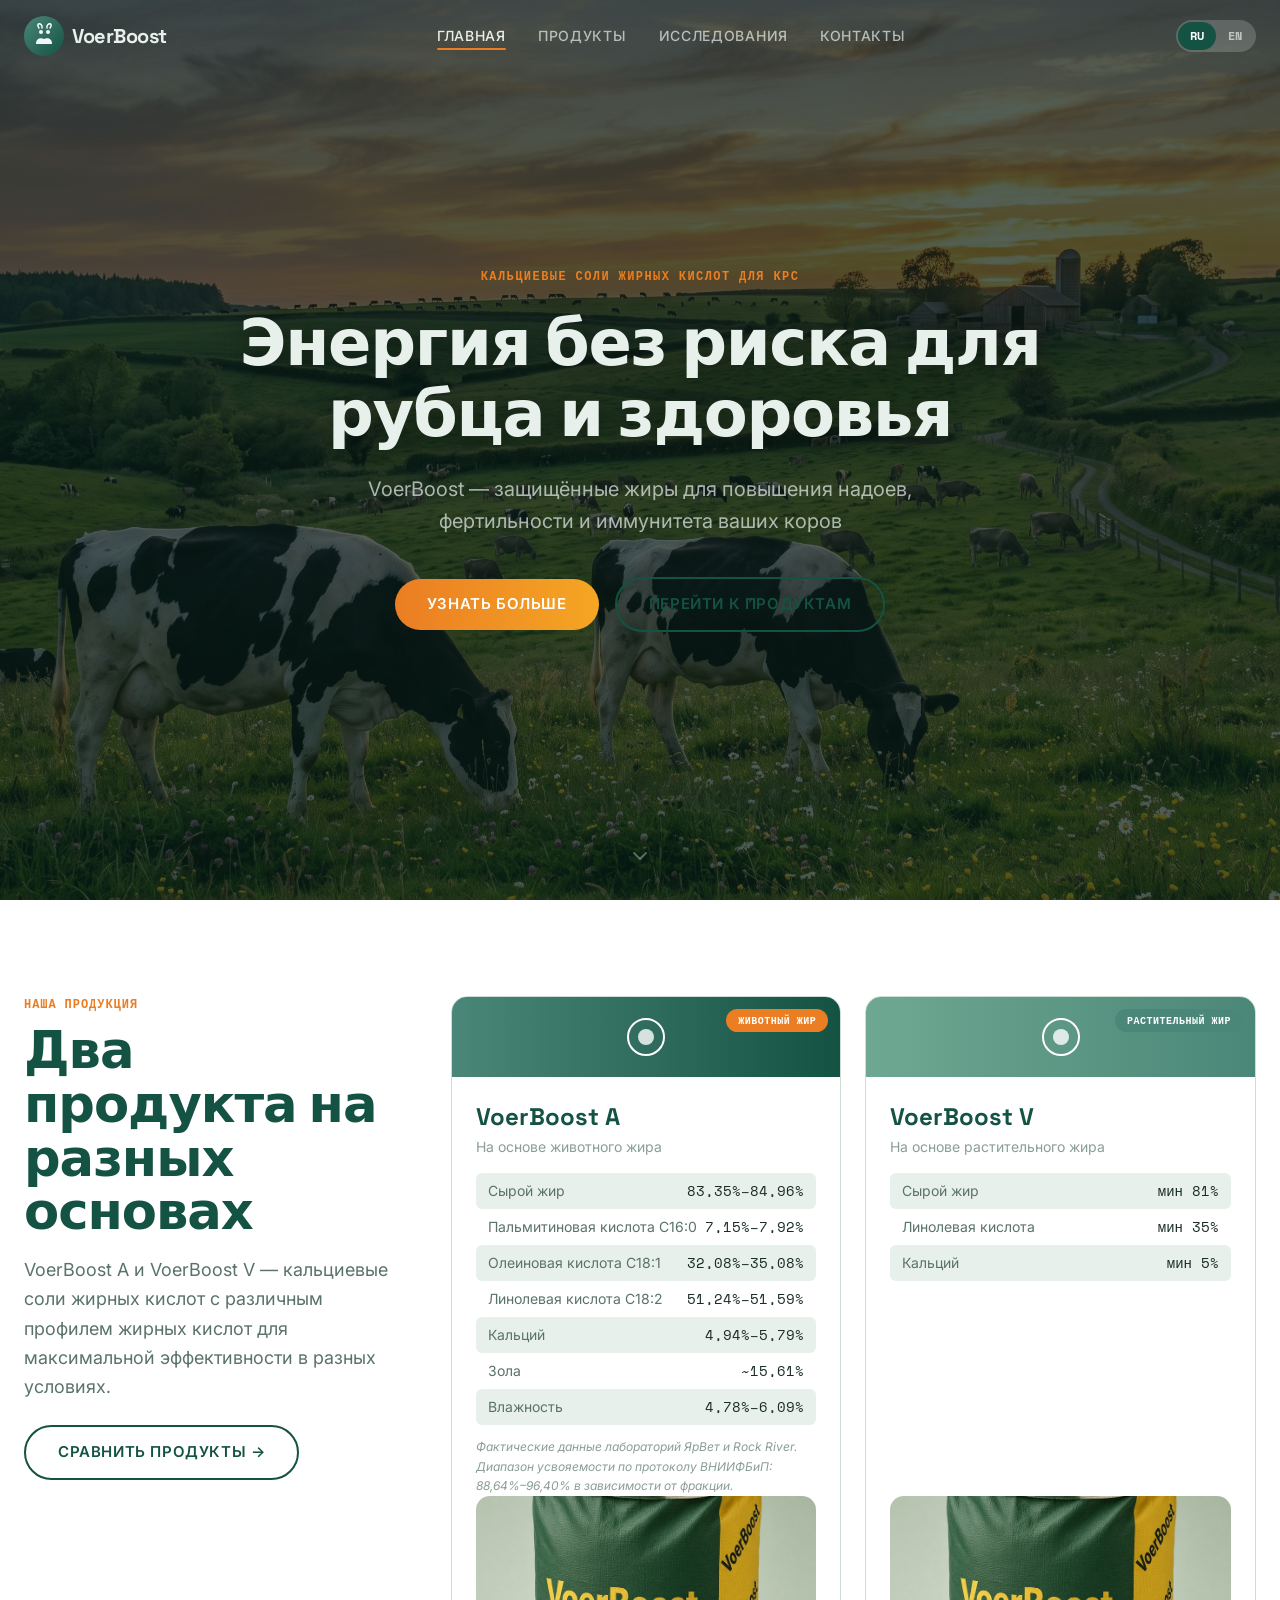
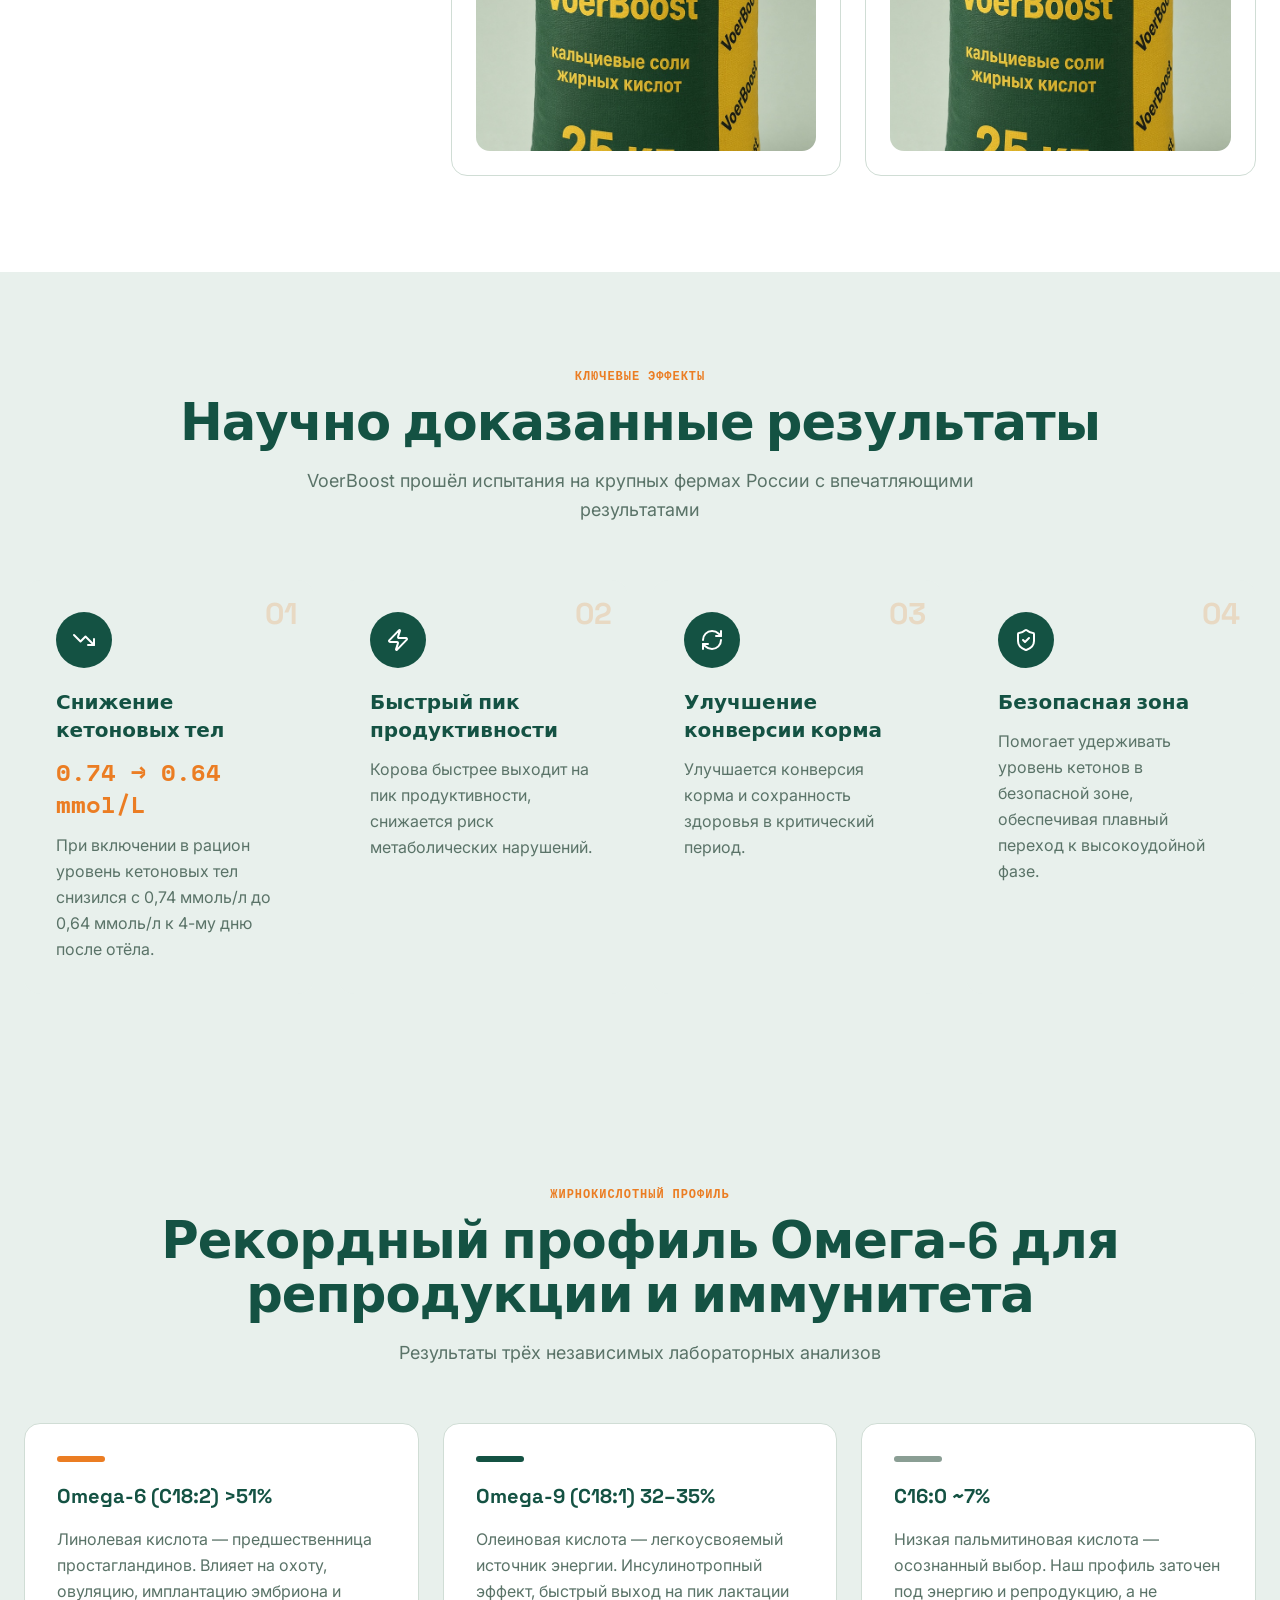
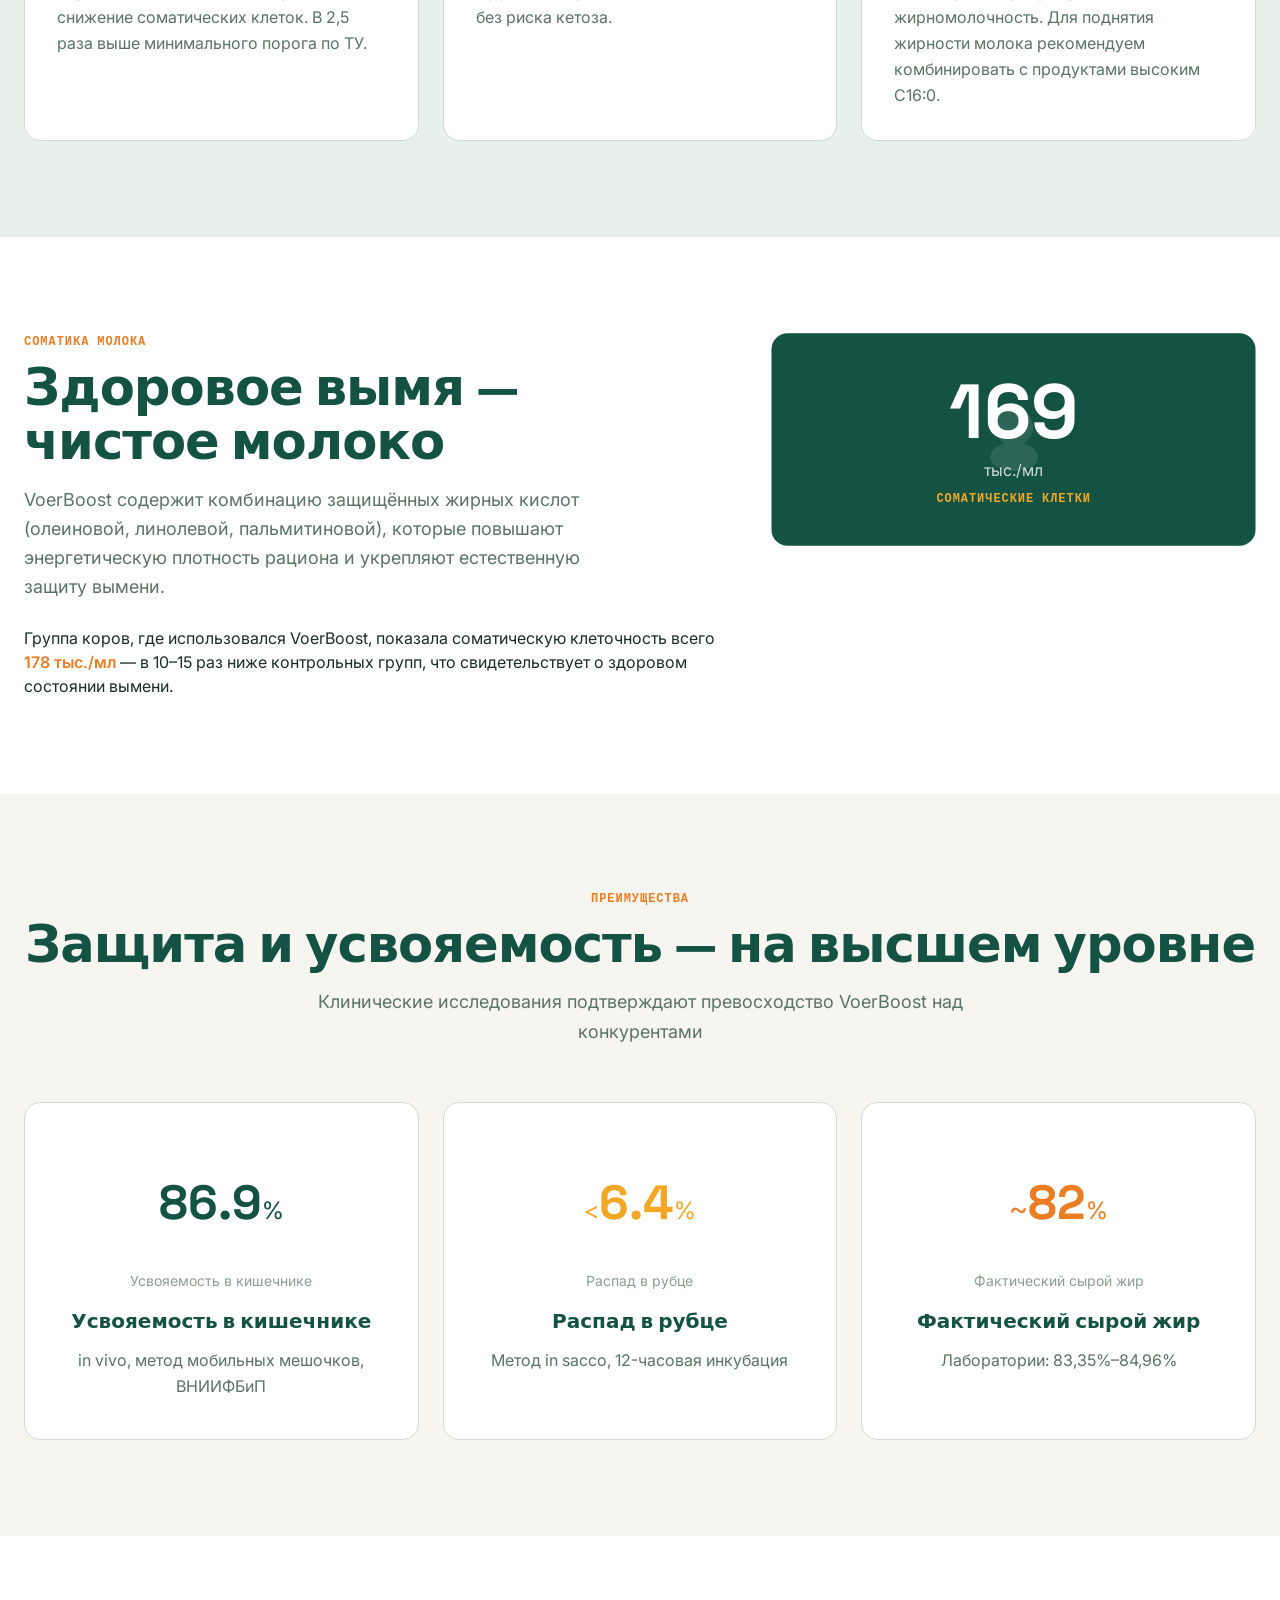
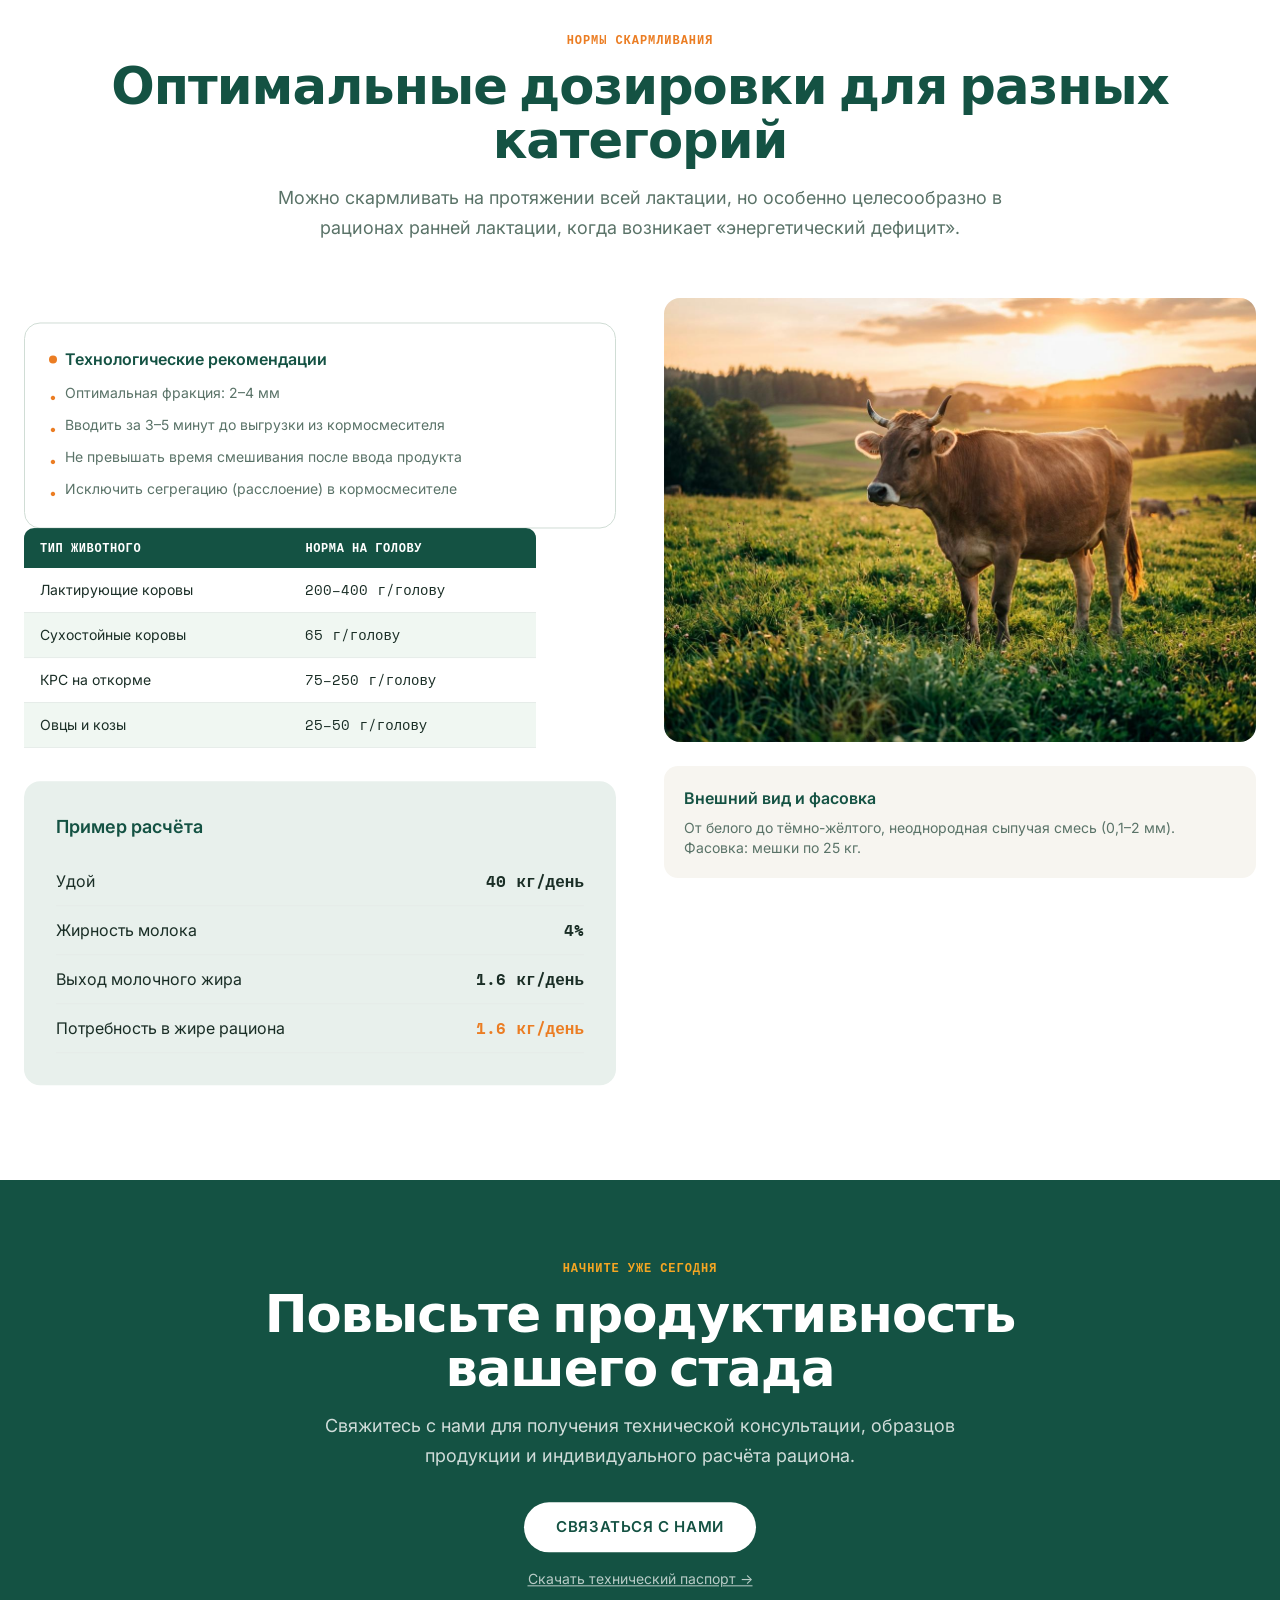
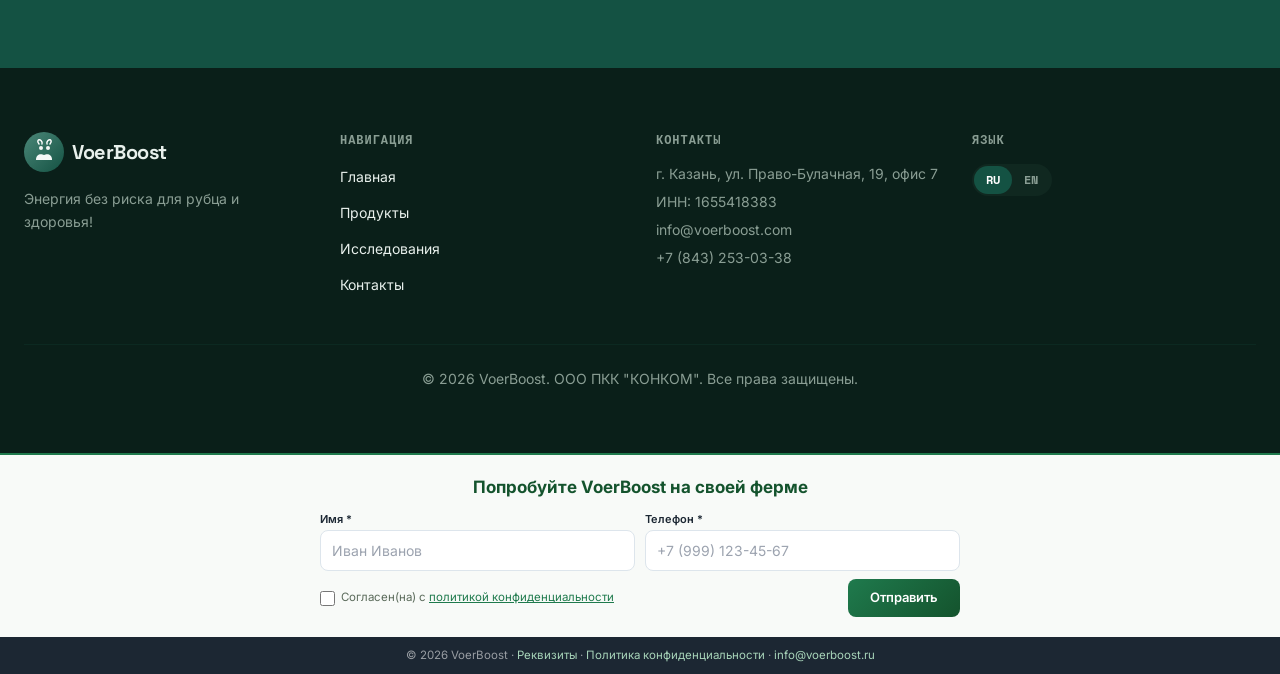
<file: index.html>
<!doctype html>
<html lang="ru">
  <head>
    <meta charset="UTF-8" />
    <meta name="viewport" content="width=device-width, initial-scale=1.0" />
    <title>VoerBoost</title>
    <script type="module" crossorigin src="./assets/index-5b_Ej2dh.js"></script>
    <link rel="stylesheet" crossorigin href="./assets/index-fvgyz5dx.css">
    <style>
      /* HOME: equal height product cards */
      [class*="items-stretch"] > div[class*="rounded-2xl"] {
        display: flex !important;
        flex-direction: column !important;
      }
      [class*="items-stretch"] > div[class*="rounded-2xl"] > div[class*="p-6"] {
        flex: 1 !important;
        display: flex !important;
        flex-direction: column !important;
      }
      [class*="items-stretch"] > div[class*="rounded-2xl"] img[class*="rounded-xl"] {
        margin-top: auto !important;
      }
      /* PRODUCTS: comparison table - images align to bottom */
      div[class*="sm:flex-row"][class*="items-stretch"] > div[class*="flex-1"] {
        display: flex !important;
        flex-direction: column !important;
        justify-content: flex-end !important;
      }
      /* PRODUCTS: push right image down by one line (~24px) */
      div[class*="sm:flex-row"][class*="items-stretch"] > div[class*="flex-1"]:nth-child(2) img {
        margin-top: 24px !important;
      }
      /* === COMPACT FORM + MICRO FOOTER === */
      .vb-form-section {
        background: #f8faf8;
        padding: 20px 16px;
        border-top: 2px solid #1f7a4d;
      }
      .vb-form-container {
        max-width: 640px;
        margin: 0 auto;
      }
      .vb-form-title {
        font-size: 17px;
        font-weight: 700;
        color: #14532d;
        margin-bottom: 10px;
        text-align: center;
      }
      .vb-form-row {
        display: flex;
        gap: 10px;
        margin-bottom: 8px;
      }
      .vb-form-group {
        flex: 1;
        margin-bottom: 0;
      }
      .vb-form-label {
        display: block;
        font-size: 11px;
        font-weight: 600;
        color: #1c2733;
        margin-bottom: 3px;
      }
      .vb-form-input {
        width: 100%;
        padding: 9px 11px;
        border: 1.5px solid #dde5ec;
        border-radius: 8px;
        font-size: 14px;
        color: #1c2733;
        box-sizing: border-box;
      }
      .vb-form-input:focus {
        outline: none;
        border-color: #1f7a4d;
      }
      .vb-consent {
        display: flex;
        align-items: center;
        gap: 6px;
        font-size: 11.5px;
        color: #5a6a5a;
        white-space: nowrap;
      }
      .vb-consent input[type="checkbox"] {
        width: 15px;
        height: 15px;
        accent-color: #1f7a4d;
        flex-shrink: 0;
      }
      .vb-consent a {
        color: #1f7a4d;
        text-decoration: underline;
      }
      .vb-form-btn {
        padding: 9px 22px;
        background: linear-gradient(135deg, #1f7a4d, #14532d);
        color: #fff;
        border: none;
        border-radius: 8px;
        font-size: 13px;
        font-weight: 600;
        cursor: pointer;
      }
      .vb-form-btn:hover { opacity: 0.9; }
      .vb-form-btn:disabled {
        opacity: 0.5;
        cursor: not-allowed;
      }
      .vb-form-error {
        color: #c0392b;
        font-size: 12px;
        margin-top: 4px;
        display: none;
      }
      .vb-form-success {
        background: #e8f5e9;
        color: #2e7d32;
        padding: 10px;
        border-radius: 8px;
        text-align: center;
        margin-top: 6px;
        display: none;
      }
      .vb-form-actions {
        display: flex;
        align-items: center;
        justify-content: space-between;
        flex-wrap: wrap;
        gap: 8px;
      }
      /* Micro Footer */
      .vb-micro-footer {
        background: #1c2733;
        color: rgba(255,255,255,0.55);
        padding: 10px 14px;
        text-align: center;
        font-size: 11.5px;
      }
      .vb-micro-footer a {
        color: #a8d5ba;
        text-decoration: none;
      }
      .vb-micro-footer a:hover { text-decoration: underline; }
    </style>
  </head>
  <body>
    <div id="root"></div>

    <div id="vb-legal-root"></div>

    <script>
    // === VoerBoost Compact Legal Injection ===
    (function() {
      var INJECTED = false;

      function injectLegal() {
        if (INJECTED) return;
        INJECTED = true;

        var root = document.getElementById('vb-legal-root');
        if (!root) return;

        // 1. COMPACT FORM
        var formHTML =
          '<section class="vb-form-section" id="order-samples">' +
            '<div class="vb-form-container">' +
              '<h3 class="vb-form-title">Попробуйте VoerBoost на своей ферме</h3>' +
              '<form id="vb-contact-form" action="https://formsubmit.co/info@voerboost.ru" method="POST">' +
                '<input type="hidden" name="_subject" value="Новая заявка VoerBoost">' +
                '<input type="hidden" name="_template" value="table">' +
                '<input type="hidden" name="_next" value="https://voerboost.ru">' +
                '<input type="hidden" name="_captcha" value="false">' +
                '<input type="text" name="_honey" style="display:none">' +
                '<div class="vb-form-row">' +
                  '<div class="vb-form-group">' +
                    '<label class="vb-form-label">Имя *</label>' +
                    '<input type="text" name="name" class="vb-form-input" placeholder="Иван Иванов" required>' +
                  '</div>' +
                  '<div class="vb-form-group">' +
                    '<label class="vb-form-label">Телефон *</label>' +
                    '<input type="tel" name="phone" class="vb-form-input" placeholder="+7 (999) 123-45-67" required>' +
                  '</div>' +
                '</div>' +
                '<div class="vb-form-actions">' +
                  '<div class="vb-consent">' +
                    '<input type="checkbox" id="vb-consent-check" name="consent" required>' +
                    '<label for="vb-consent-check">Согласен(на) с <a href="./privacy-policy.html" target="_blank">политикой конфиденциальности</a></label>' +
                  '</div>' +
                  '<button type="submit" class="vb-form-btn" id="vb-submit-btn">Отправить</button>' +
                '</div>' +
                '<div class="vb-form-error" id="vb-form-error">Заполните поля и подтвердите согласие.</div>' +
                '<div class="vb-form-success" id="vb-form-success">Заявка отправлена! Мы свяжемся с вами.</div>' +
              '</form>' +
            '</div>' +
          '</section>';

        root.insertAdjacentHTML('beforeend', formHTML);

        // 2. MICRO FOOTER
        var footerHTML =
          '<footer class="vb-micro-footer">' +
            '© ' + new Date().getFullYear() + ' VoerBoost · ' +
            '<a href="./requisites.html">Реквизиты</a> · ' +
            '<a href="./privacy-policy.html">Политика конфиденциальности</a> · ' +
            '<a href="mailto:info@voerboost.ru">info@voerboost.ru</a>' +
          '</footer>';
        root.insertAdjacentHTML('beforeend', footerHTML);

        // 3. FORM HANDLER
        var form = document.getElementById('vb-contact-form');
        if (form) {
          form.addEventListener('submit', function(e) {
            var consent = document.getElementById('vb-consent-check');
            var errorBox = document.getElementById('vb-form-error');
            var btn = document.getElementById('vb-submit-btn');

            if (!consent.checked) {
              e.preventDefault();
              if (errorBox) { errorBox.style.display = 'block'; }
              return false;
            }
            if (errorBox) errorBox.style.display = 'none';
            btn.textContent = '...';
            btn.disabled = true;
          });
        }
      }

      // Wait for React to mount, then inject
      var attempts = 0;
      var timer = setInterval(function() {
        attempts++;
        var root = document.getElementById('root');
        if (root && root.children.length > 0) {
          clearInterval(timer);
          setTimeout(injectLegal, 800);
        } else if (attempts > 50) {
          clearInterval(timer);
          injectLegal(); // inject anyway
        }
      }, 200);
    })();
    </script>

    <script>
      // --- Scroll to order-samples via sessionStorage ---
      (function() {
        var target = sessionStorage.getItem('vb-scroll');
        if (target) {
          sessionStorage.removeItem('vb-scroll');
          var tryScroll = function() {
            var el = document.getElementById(target);
            if (el) {
              setTimeout(function() { el.scrollIntoView({behavior:'smooth',block:'start'}); }, 800);
              return true;
            }
            return false;
          };
          if (!tryScroll()) {
            var n = 0, i = setInterval(function() { n++; if (tryScroll() || n > 40) clearInterval(i); }, 250);
          }
        }

        document.addEventListener('click', function(e) {
          var link = e.target.closest('a');
          if (link) {
            var style = link.getAttribute('style') || '';
            var href = link.getAttribute('href') || '';
            if (href === '/products' && style.indexOf('eb7d23') > -1) {
              sessionStorage.setItem('vb-scroll', 'order-samples');
            }
          }
        });

        (function() {
          var observer = new MutationObserver(function(mutations) {
            var imgs = document.querySelectorAll('img[alt="VoerBoost A"]');
            imgs.forEach(function(img) {
              if (!img.dataset.vfixed) {
                var parent = img.closest('div');
                if (parent && /[а-яА-ЯёЁ]/.test(parent.innerText)) {
                  img.dataset.vfixed = '1';
                  img.style.marginTop = '36px';
                }
              }
            });
          });
          observer.observe(document.body, { childList: true, subtree: true });
        })();
      })();
    </script>
  </body>
</html>
</file>
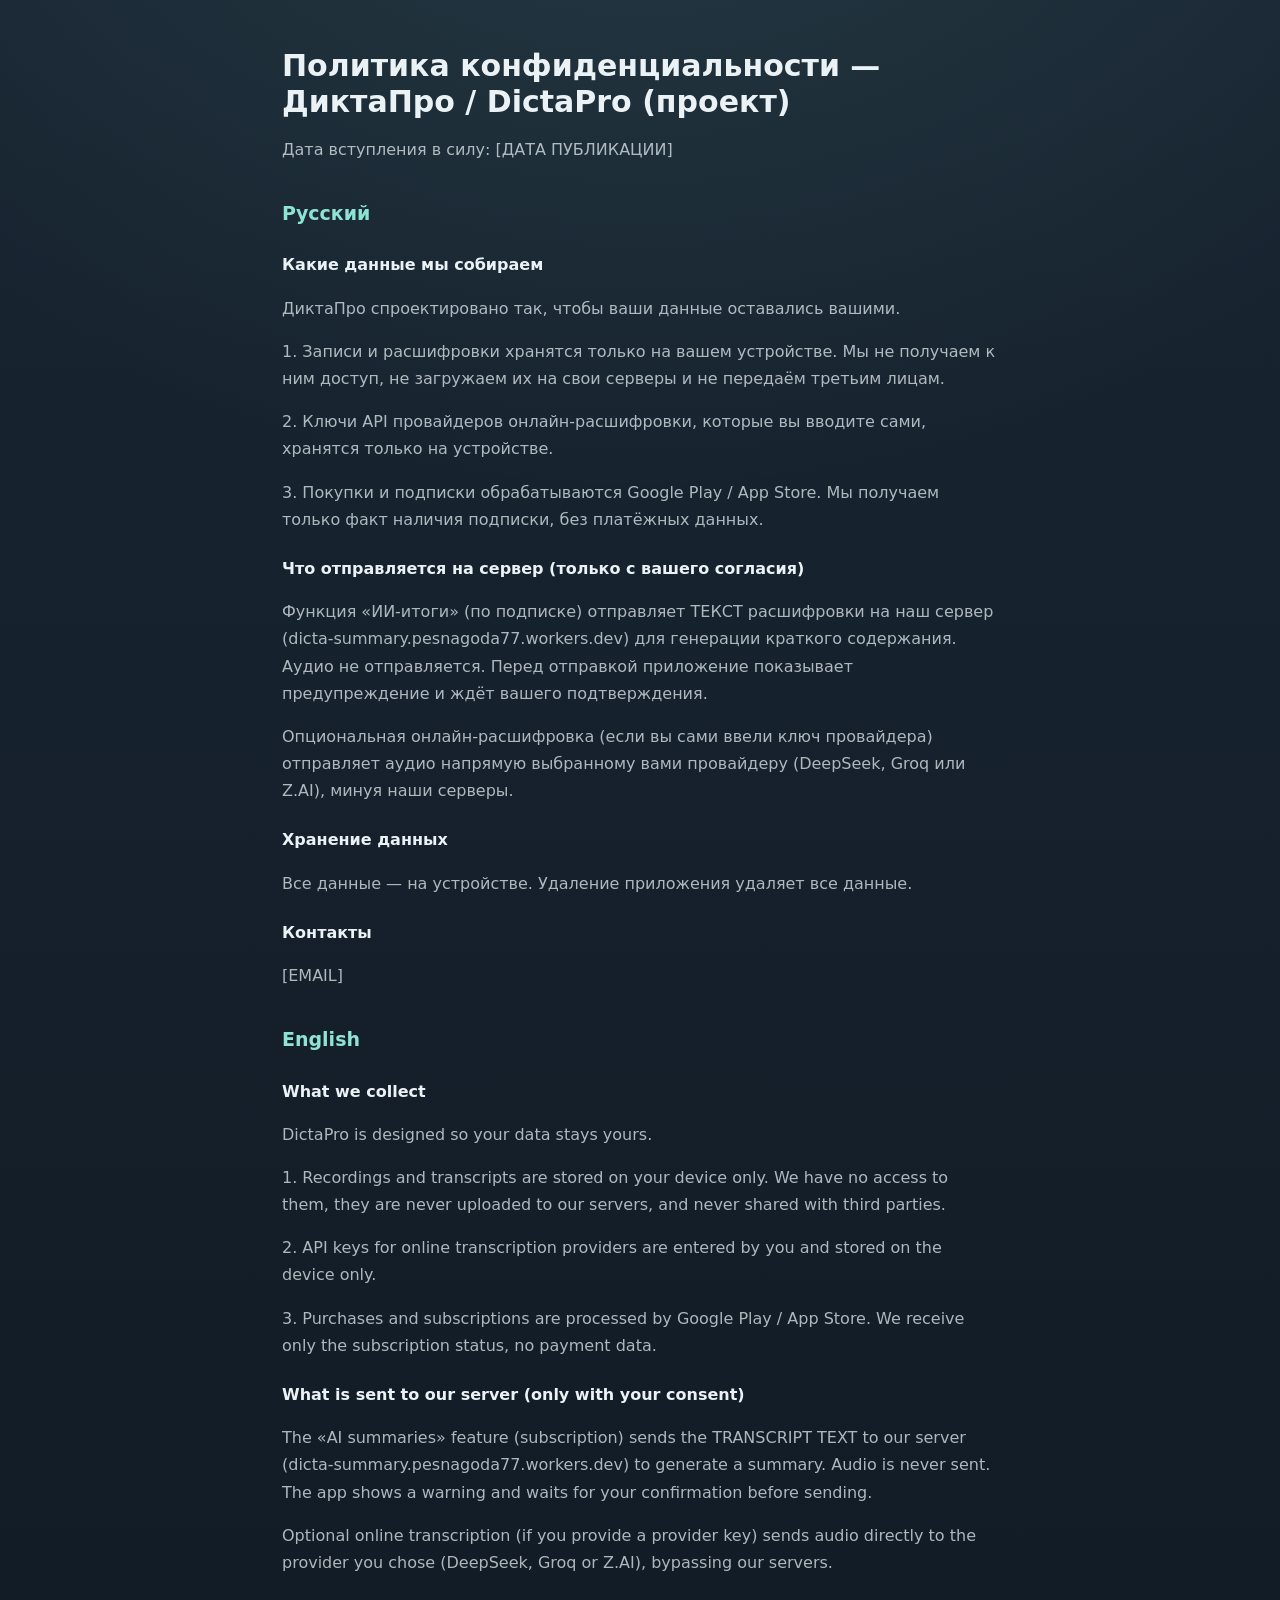
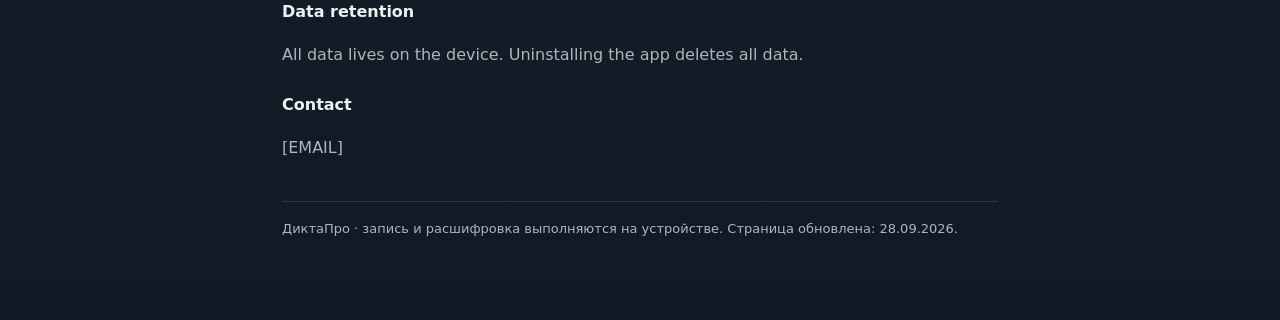
<file: dicta/index.html>
<!DOCTYPE html>
<html lang="ru">
<head>
<meta charset="utf-8">
<meta name="viewport" content="width=device-width, initial-scale=1">
<title>ДиктаПро — Политика конфиденциальности</title>
<style>
  :root { --bg:#111A24; --bg2:#182532; --ink:#EAF2F5; --ink2:rgba(234,242,245,.72); --mint:#8FE3D2; --line:rgba(255,255,255,.12); }
  * { box-sizing:border-box; }
  body { margin:0; background:radial-gradient(120% 60% at 50% -10%, rgba(143,227,210,.10), transparent 60%), linear-gradient(180deg, var(--bg2), var(--bg));
         color:var(--ink); font:16px/1.7 -apple-system, "Segoe UI", Roboto, system-ui, sans-serif; }
  .wrap { max-width:760px; margin:0 auto; padding:48px 22px 80px; }
  h1 { font-size:30px; line-height:1.2; margin:0 0 6px; }
  h2 { font-size:19px; margin:34px 0 10px; color:var(--mint); }
  h3 { font-size:16px; margin:22px 0 8px; }
  p, li { color:var(--ink2); }
  ul { padding-left:22px; }
  li { margin:6px 0; }
  .card { border:1px solid var(--line); border-radius:14px; padding:14px 16px; margin:18px 0; background:rgba(255,255,255,.03); }
  a { color:var(--mint); }
  footer { margin-top:40px; padding-top:16px; border-top:1px solid var(--line); font-size:13px; color:var(--ink2); }
</style>
</head>
<body>
<div class="wrap">
<h1>Политика конфиденциальности — ДиктаПро / DictaPro (проект)</h1>
<p>Дата вступления в силу: [ДАТА ПУБЛИКАЦИИ]</p>
<h2>Русский</h2>
<h3>Какие данные мы собираем</h3>
<p>ДиктаПро спроектировано так, чтобы ваши данные оставались вашими.</p>
<p>1. Записи и расшифровки хранятся только на вашем устройстве. Мы не получаем к ним доступ, не загружаем их на свои серверы и не передаём третьим лицам.</p>
<p>2. Ключи API провайдеров онлайн-расшифровки, которые вы вводите сами, хранятся только на устройстве.</p>
<p>3. Покупки и подписки обрабатываются Google Play / App Store. Мы получаем только факт наличия подписки, без платёжных данных.</p>
<h3>Что отправляется на сервер (только с вашего согласия)</h3>
<p>Функция «ИИ-итоги» (по подписке) отправляет ТЕКСТ расшифровки на наш сервер (dicta-summary.pesnagoda77.workers.dev) для генерации краткого содержания. Аудио не отправляется. Перед отправкой приложение показывает предупреждение и ждёт вашего подтверждения.</p>
<p>Опциональная онлайн-расшифровка (если вы сами ввели ключ провайдера) отправляет аудио напрямую выбранному вами провайдеру (DeepSeek, Groq или Z.AI), минуя наши серверы.</p>
<h3>Хранение данных</h3>
<p>Все данные — на устройстве. Удаление приложения удаляет все данные.</p>
<h3>Контакты</h3>
<p>[EMAIL]</p>
<h2>English</h2>
<h3>What we collect</h3>
<p>DictaPro is designed so your data stays yours.</p>
<p>1. Recordings and transcripts are stored on your device only. We have no access to them, they are never uploaded to our servers, and never shared with third parties.</p>
<p>2. API keys for online transcription providers are entered by you and stored on the device only.</p>
<p>3. Purchases and subscriptions are processed by Google Play / App Store. We receive only the subscription status, no payment data.</p>
<h3>What is sent to our server (only with your consent)</h3>
<p>The «AI summaries» feature (subscription) sends the TRANSCRIPT TEXT to our server (dicta-summary.pesnagoda77.workers.dev) to generate a summary. Audio is never sent. The app shows a warning and waits for your confirmation before sending.</p>
<p>Optional online transcription (if you provide a provider key) sends audio directly to the provider you chose (DeepSeek, Groq or Z.AI), bypassing our servers.</p>
<h3>Data retention</h3>
<p>All data lives on the device. Uninstalling the app deletes all data.</p>
<h3>Contact</h3>
<p>[EMAIL]</p>
<footer>ДиктаПро · запись и расшифровка выполняются на устройстве. Страница обновлена: 28.09.2026.</footer>
</div>
</body>
</html>
</file>
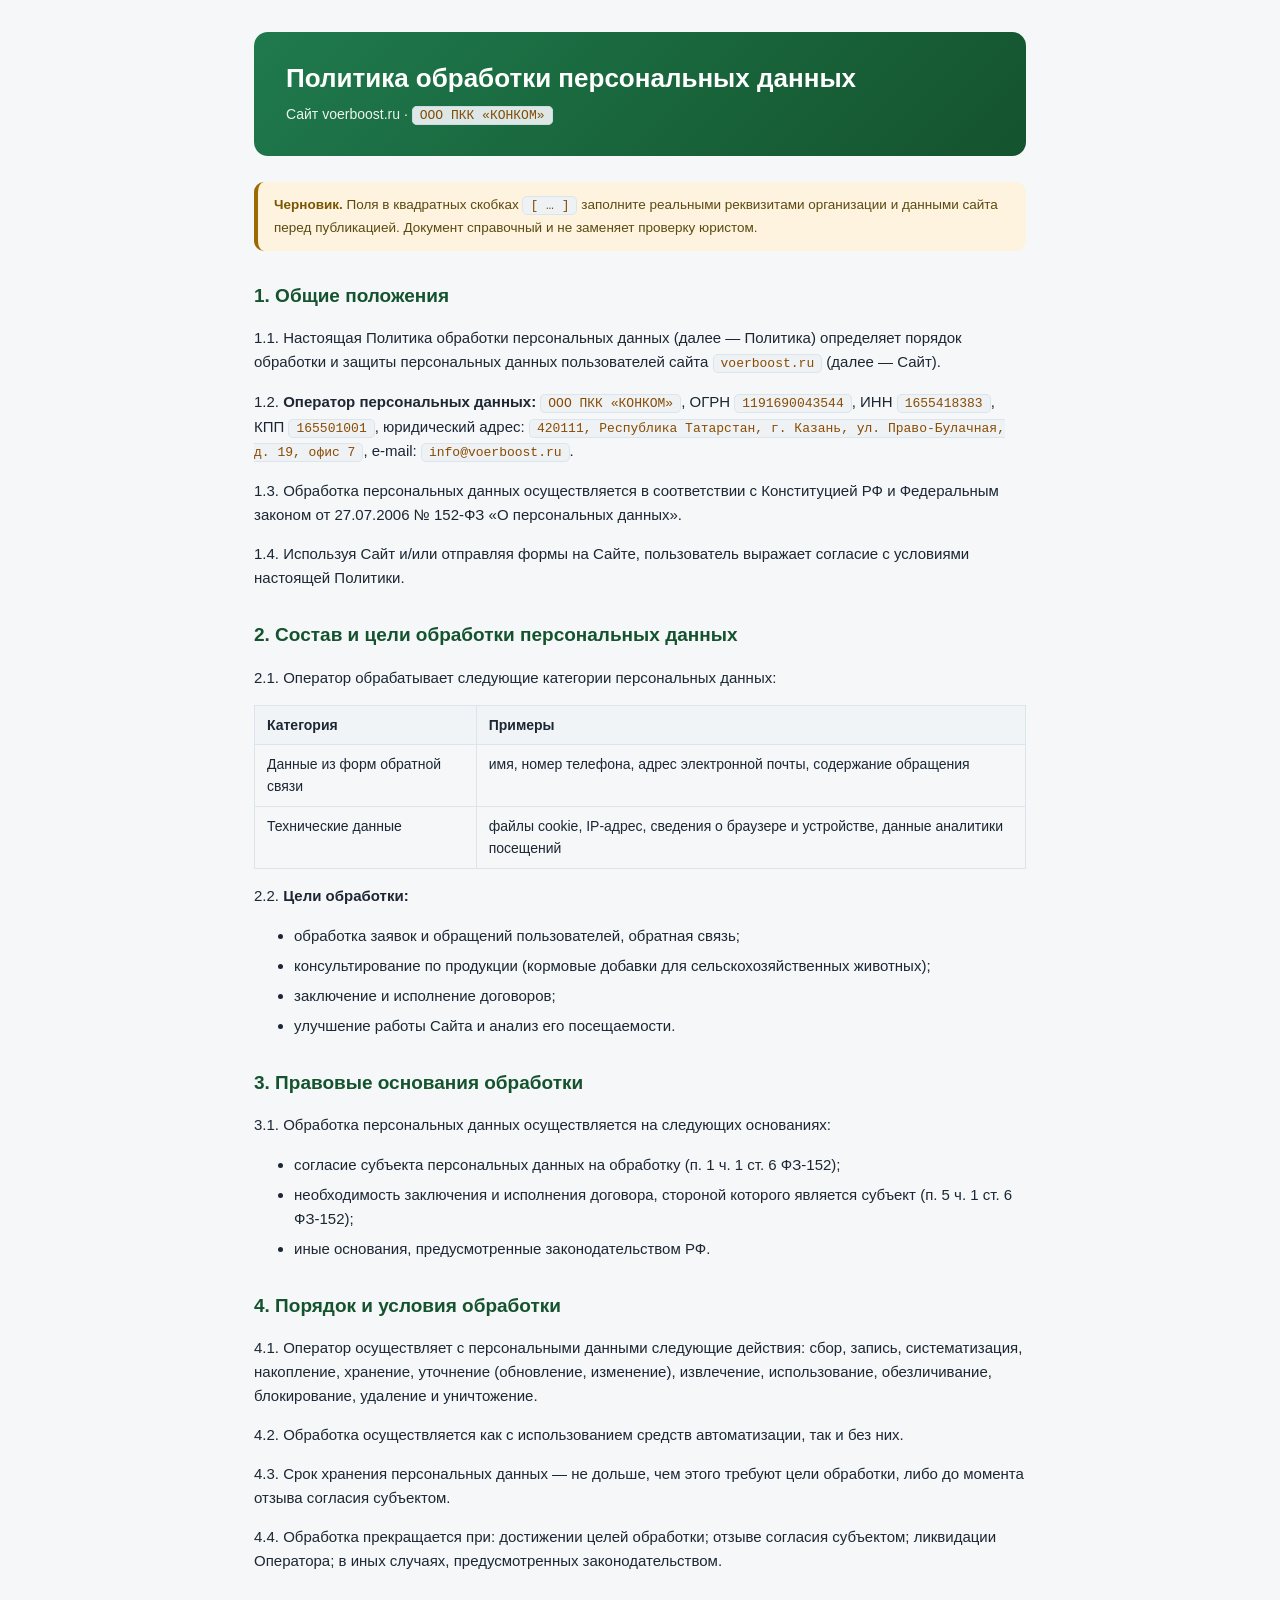
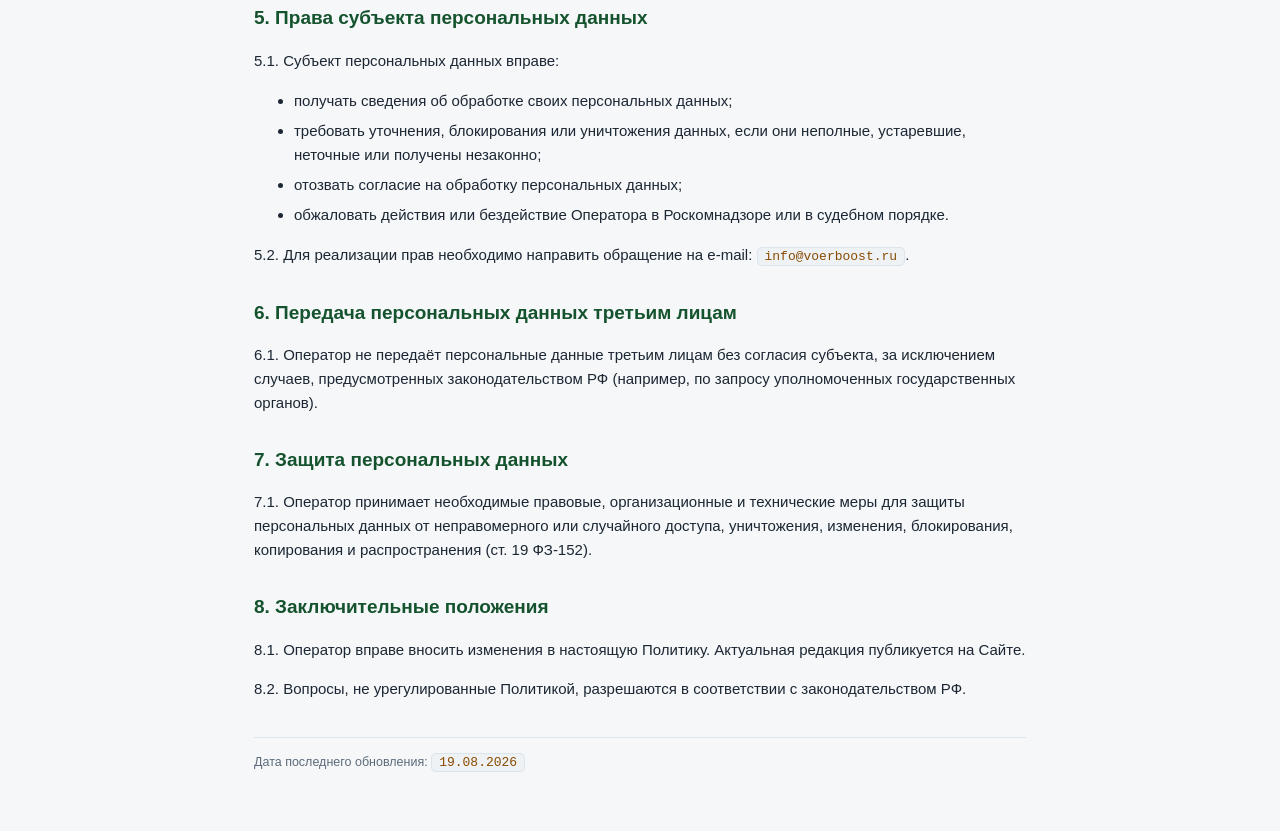
<file: privacy-policy.html>
<!DOCTYPE html>
<html lang="ru">
<head>
<meta charset="utf-8">
<meta name="viewport" content="width=device-width, initial-scale=1">
<title>Политика обработки персональных данных — VoerBoost</title>
<style>
:root{--green:#1f7a4d;--green-d:#14532d;--green-l:#e9f5ee;--ink:#1c2733;--muted:#5c6b7a;--line:#dde5ec;--bg:#f5f7f9}
*{box-sizing:border-box}
body{margin:0;font-family:'Segoe UI',Roboto,Arial,sans-serif;color:var(--ink);background:var(--bg);line-height:1.6}
.page{max-width:820px;margin:0 auto;padding:32px 24px 64px}
.cover{background:linear-gradient(135deg,#1f7a4d,#14532d);color:#fff;border-radius:14px;padding:30px 32px;margin-bottom:26px}
.cover h1{margin:0 0 8px;font-size:26px;line-height:1.25}
.cover .sub{margin:0;font-size:14px;opacity:.92}
.notice{background:#fdf3df;border-left:4px solid #9a6b00;border-radius:10px;padding:12px 16px;margin:0 0 26px;font-size:13.5px;color:#5c4a10}
.notice b{color:#7a5600}
h2{font-size:19px;margin:30px 0 10px;color:var(--green-d)}
p,li{font-size:15px}
ol li,ul li{margin:6px 0}
table{width:100%;border-collapse:collapse;margin:12px 0;font-size:14px}
th,td{border:1px solid var(--line);padding:8px 12px;text-align:left;vertical-align:top}
th{background:#f0f4f7}
code,.ph{font-family:Consolas,monospace;background:#eef2f5;border:1px solid var(--line);border-radius:5px;padding:1px 7px;font-size:13px;color:#8a4b00}
.foot{margin-top:36px;padding-top:14px;border-top:1px solid var(--line);font-size:12.5px;color:var(--muted)}
@media print{body{background:#fff}.page{max-width:none;padding:8mm 12mm}.cover{page-break-inside:avoid}}
</style>
</head>
<body>
<div class="page">

  <div class="cover">
    <h1>Политика обработки персональных данных</h1>
    <p class="sub">Сайт voerboost.ru · <span class="ph">ООО ПКК «КОНКОМ»</span></p>
  </div>

  <div class="notice"><b>Черновик.</b> Поля в квадратных скобках <code>[ … ]</code> заполните реальными реквизитами организации и данными сайта перед публикацией. Документ справочный и не заменяет проверку юристом.</div>

  <h2>1. Общие положения</h2>
  <p>1.1. Настоящая Политика обработки персональных данных (далее — Политика) определяет порядок обработки и защиты персональных данных пользователей сайта <code>voerboost.ru</code> (далее — Сайт).</p>
  <p>1.2. <b>Оператор персональных данных:</b> <span class="ph">ООО ПКК «КОНКОМ»</span>, ОГРН <span class="ph">1191690043544</span>, ИНН <span class="ph">1655418383</span>, КПП <span class="ph">165501001</span>, юридический адрес: <span class="ph">420111, Республика Татарстан, г. Казань, ул. Право-Булачная, д. 19, офис 7</span>, e-mail: <span class="ph">info@voerboost.ru</span>.</p>
  <p>1.3. Обработка персональных данных осуществляется в соответствии с Конституцией РФ и Федеральным законом от 27.07.2006 № 152-ФЗ «О персональных данных».</p>
  <p>1.4. Используя Сайт и/или отправляя формы на Сайте, пользователь выражает согласие с условиями настоящей Политики.</p>

  <h2>2. Состав и цели обработки персональных данных</h2>
  <p>2.1. Оператор обрабатывает следующие категории персональных данных:</p>
  <table>
    <tr><th>Категория</th><th>Примеры</th></tr>
    <tr><td>Данные из форм обратной связи</td><td>имя, номер телефона, адрес электронной почты, содержание обращения</td></tr>
    <tr><td>Технические данные</td><td>файлы cookie, IP-адрес, сведения о браузере и устройстве, данные аналитики посещений</td></tr>
  </table>
  <p>2.2. <b>Цели обработки:</b></p>
  <ul>
    <li>обработка заявок и обращений пользователей, обратная связь;</li>
    <li>консультирование по продукции (кормовые добавки для сельскохозяйственных животных);</li>
    <li>заключение и исполнение договоров;</li>
    <li>улучшение работы Сайта и анализ его посещаемости.</li>
  </ul>

  <h2>3. Правовые основания обработки</h2>
  <p>3.1. Обработка персональных данных осуществляется на следующих основаниях:</p>
  <ul>
    <li>согласие субъекта персональных данных на обработку (п. 1 ч. 1 ст. 6 ФЗ-152);</li>
    <li>необходимость заключения и исполнения договора, стороной которого является субъект (п. 5 ч. 1 ст. 6 ФЗ-152);</li>
    <li>иные основания, предусмотренные законодательством РФ.</li>
  </ul>

  <h2>4. Порядок и условия обработки</h2>
  <p>4.1. Оператор осуществляет с персональными данными следующие действия: сбор, запись, систематизация, накопление, хранение, уточнение (обновление, изменение), извлечение, использование, обезличивание, блокирование, удаление и уничтожение.</p>
  <p>4.2. Обработка осуществляется как с использованием средств автоматизации, так и без них.</p>
  <p>4.3. Срок хранения персональных данных — не дольше, чем этого требуют цели обработки, либо до момента отзыва согласия субъектом.</p>
  <p>4.4. Обработка прекращается при: достижении целей обработки; отзыве согласия субъектом; ликвидации Оператора; в иных случаях, предусмотренных законодательством.</p>

  <h2>5. Права субъекта персональных данных</h2>
  <p>5.1. Субъект персональных данных вправе:</p>
  <ul>
    <li>получать сведения об обработке своих персональных данных;</li>
    <li>требовать уточнения, блокирования или уничтожения данных, если они неполные, устаревшие, неточные или получены незаконно;</li>
    <li>отозвать согласие на обработку персональных данных;</li>
    <li>обжаловать действия или бездействие Оператора в Роскомнадзоре или в судебном порядке.</li>
  </ul>
  <p>5.2. Для реализации прав необходимо направить обращение на e-mail: <span class="ph">info@voerboost.ru</span>.</p>

  <h2>6. Передача персональных данных третьим лицам</h2>
  <p>6.1. Оператор не передаёт персональные данные третьим лицам без согласия субъекта, за исключением случаев, предусмотренных законодательством РФ (например, по запросу уполномоченных государственных органов).</p>

  <h2>7. Защита персональных данных</h2>
  <p>7.1. Оператор принимает необходимые правовые, организационные и технические меры для защиты персональных данных от неправомерного или случайного доступа, уничтожения, изменения, блокирования, копирования и распространения (ст. 19 ФЗ-152).</p>

  <h2>8. Заключительные положения</h2>
  <p>8.1. Оператор вправе вносить изменения в настоящую Политику. Актуальная редакция публикуется на Сайте.</p>
  <p>8.2. Вопросы, не урегулированные Политикой, разрешаются в соответствии с законодательством РФ.</p>

  <div class="foot">Дата последнего обновления: <span class="ph">19.08.2026</span></div>

</div>
</body>
</html>
</file>
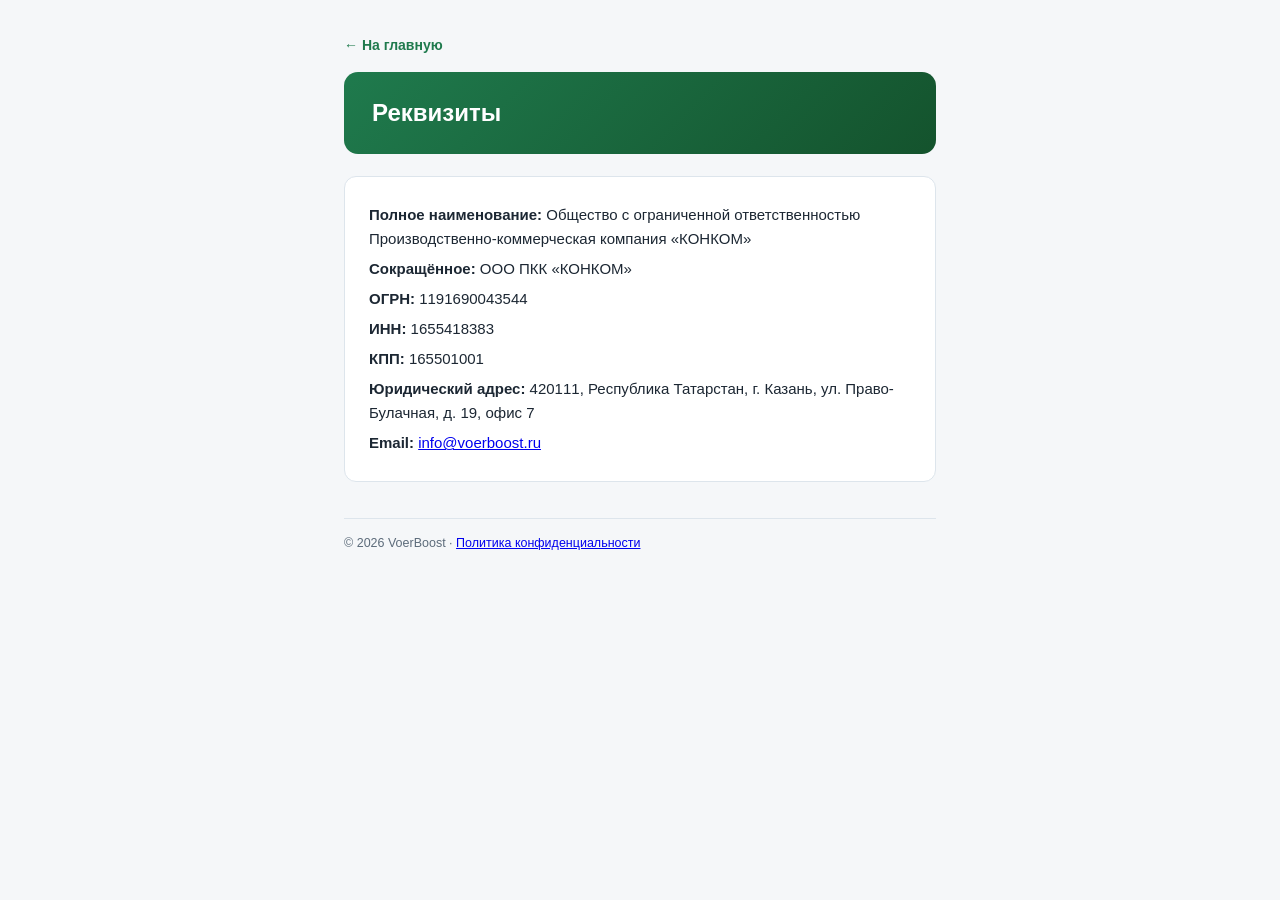
<file: requisites.html>
<!DOCTYPE html>
<html lang="ru">
<head>
<meta charset="utf-8">
<meta name="viewport" content="width=device-width, initial-scale=1">
<title>Реквизиты — VoerBoost</title>
<style>
:root{--green:#1f7a4d;--green-d:#14532d;--green-l:#e9f5ee;--ink:#1c2733;--muted:#5c6b7a;--line:#dde5ec;--bg:#f5f7f9}
*{box-sizing:border-box}
body{margin:0;font-family:'Segoe UI',Roboto,Arial,sans-serif;color:var(--ink);background:var(--bg);line-height:1.6}
.page{max-width:640px;margin:0 auto;padding:32px 24px 64px}
.cover{background:linear-gradient(135deg,#1f7a4d,#14532d);color:#fff;border-radius:14px;padding:26px 28px;margin-bottom:22px}
.cover h1{margin:0;font-size:24px;line-height:1.25}
.back{display:inline-block;margin-bottom:16px;color:var(--green);text-decoration:none;font-size:14px;font-weight:600}
.back:hover{text-decoration:underline}
h2{font-size:17px;margin:24px 0 8px;color:var(--green-d)}
p,li{font-size:15px}
.rekv{background:#fff;border:1px solid var(--line);border-radius:12px;padding:20px 24px;margin:12px 0}
.rekv p{margin:6px 0;font-size:15px}
.rekv b{color:var(--ink)}
.foot{margin-top:36px;padding-top:14px;border-top:1px solid var(--line);font-size:12.5px;color:var(--muted)}
@media print{body{background:#fff}.page{max-width:none;padding:8mm 12mm}.cover{page-break-inside:avoid}}
</style>
</head>
<body>
<div class="page">

  <a href="/" class="back">← На главную</a>

  <div class="cover">
    <h1>Реквизиты</h1>
  </div>

  <div class="rekv">
    <p><b>Полное наименование:</b> Общество с ограниченной ответственностью Производственно-коммерческая компания «КОНКОМ»</p>
    <p><b>Сокращённое:</b> ООО ПКК «КОНКОМ»</p>
    <p><b>ОГРН:</b> 1191690043544</p>
    <p><b>ИНН:</b> 1655418383</p>
    <p><b>КПП:</b> 165501001</p>
    <p><b>Юридический адрес:</b> 420111, Республика Татарстан, г. Казань, ул. Право-Булачная, д. 19, офис 7</p>
    <p><b>Email:</b> <a href="mailto:info@voerboost.ru">info@voerboost.ru</a></p>
  </div>

  <div class="foot">© 2026 VoerBoost · <a href="./privacy-policy.html">Политика конфиденциальности</a></div>

</div>
</body>
</html>
</file>
<file: assets/index-fvgyz5dx.css>
@import"https://fonts.googleapis.com/css2?family=Space+Grotesk:wght@500;700&family=Inter:wght@400;500;600&family=Space+Mono:wght@400;700&display=swap";*,:before,:after{--tw-border-spacing-x: 0;--tw-border-spacing-y: 0;--tw-translate-x: 0;--tw-translate-y: 0;--tw-rotate: 0;--tw-skew-x: 0;--tw-skew-y: 0;--tw-scale-x: 1;--tw-scale-y: 1;--tw-pan-x: ;--tw-pan-y: ;--tw-pinch-zoom: ;--tw-scroll-snap-strictness: proximity;--tw-gradient-from-position: ;--tw-gradient-via-position: ;--tw-gradient-to-position: ;--tw-ordinal: ;--tw-slashed-zero: ;--tw-numeric-figure: ;--tw-numeric-spacing: ;--tw-numeric-fraction: ;--tw-ring-inset: ;--tw-ring-offset-width: 0px;--tw-ring-offset-color: #fff;--tw-ring-color: rgb(59 130 246 / .5);--tw-ring-offset-shadow: 0 0 #0000;--tw-ring-shadow: 0 0 #0000;--tw-shadow: 0 0 #0000;--tw-shadow-colored: 0 0 #0000;--tw-blur: ;--tw-brightness: ;--tw-contrast: ;--tw-grayscale: ;--tw-hue-rotate: ;--tw-invert: ;--tw-saturate: ;--tw-sepia: ;--tw-drop-shadow: ;--tw-backdrop-blur: ;--tw-backdrop-brightness: ;--tw-backdrop-contrast: ;--tw-backdrop-grayscale: ;--tw-backdrop-hue-rotate: ;--tw-backdrop-invert: ;--tw-backdrop-opacity: ;--tw-backdrop-saturate: ;--tw-backdrop-sepia: ;--tw-contain-size: ;--tw-contain-layout: ;--tw-contain-paint: ;--tw-contain-style: }::backdrop{--tw-border-spacing-x: 0;--tw-border-spacing-y: 0;--tw-translate-x: 0;--tw-translate-y: 0;--tw-rotate: 0;--tw-skew-x: 0;--tw-skew-y: 0;--tw-scale-x: 1;--tw-scale-y: 1;--tw-pan-x: ;--tw-pan-y: ;--tw-pinch-zoom: ;--tw-scroll-snap-strictness: proximity;--tw-gradient-from-position: ;--tw-gradient-via-position: ;--tw-gradient-to-position: ;--tw-ordinal: ;--tw-slashed-zero: ;--tw-numeric-figure: ;--tw-numeric-spacing: ;--tw-numeric-fraction: ;--tw-ring-inset: ;--tw-ring-offset-width: 0px;--tw-ring-offset-color: #fff;--tw-ring-color: rgb(59 130 246 / .5);--tw-ring-offset-shadow: 0 0 #0000;--tw-ring-shadow: 0 0 #0000;--tw-shadow: 0 0 #0000;--tw-shadow-colored: 0 0 #0000;--tw-blur: ;--tw-brightness: ;--tw-contrast: ;--tw-grayscale: ;--tw-hue-rotate: ;--tw-invert: ;--tw-saturate: ;--tw-sepia: ;--tw-drop-shadow: ;--tw-backdrop-blur: ;--tw-backdrop-brightness: ;--tw-backdrop-contrast: ;--tw-backdrop-grayscale: ;--tw-backdrop-hue-rotate: ;--tw-backdrop-invert: ;--tw-backdrop-opacity: ;--tw-backdrop-saturate: ;--tw-backdrop-sepia: ;--tw-contain-size: ;--tw-contain-layout: ;--tw-contain-paint: ;--tw-contain-style: }*,:before,:after{box-sizing:border-box;border-width:0;border-style:solid;border-color:#e5e7eb}:before,:after{--tw-content: ""}html,:host{line-height:1.5;-webkit-text-size-adjust:100%;-moz-tab-size:4;-o-tab-size:4;tab-size:4;font-family:ui-sans-serif,system-ui,sans-serif,"Apple Color Emoji","Segoe UI Emoji",Segoe UI Symbol,"Noto Color Emoji";font-feature-settings:normal;font-variation-settings:normal;-webkit-tap-highlight-color:transparent}body{margin:0;line-height:inherit}hr{height:0;color:inherit;border-top-width:1px}abbr:where([title]){-webkit-text-decoration:underline dotted;text-decoration:underline dotted}h1,h2,h3,h4,h5,h6{font-size:inherit;font-weight:inherit}a{color:inherit;text-decoration:inherit}b,strong{font-weight:bolder}code,kbd,samp,pre{font-family:Space Mono,monospace;font-feature-settings:normal;font-variation-settings:normal;font-size:1em}small{font-size:80%}sub,sup{font-size:75%;line-height:0;position:relative;vertical-align:baseline}sub{bottom:-.25em}sup{top:-.5em}table{text-indent:0;border-color:inherit;border-collapse:collapse}button,input,optgroup,select,textarea{font-family:inherit;font-feature-settings:inherit;font-variation-settings:inherit;font-size:100%;font-weight:inherit;line-height:inherit;letter-spacing:inherit;color:inherit;margin:0;padding:0}button,select{text-transform:none}button,input:where([type=button]),input:where([type=reset]),input:where([type=submit]){-webkit-appearance:button;background-color:transparent;background-image:none}:-moz-focusring{outline:auto}:-moz-ui-invalid{box-shadow:none}progress{vertical-align:baseline}::-webkit-inner-spin-button,::-webkit-outer-spin-button{height:auto}[type=search]{-webkit-appearance:textfield;outline-offset:-2px}::-webkit-search-decoration{-webkit-appearance:none}::-webkit-file-upload-button{-webkit-appearance:button;font:inherit}summary{display:list-item}blockquote,dl,dd,h1,h2,h3,h4,h5,h6,hr,figure,p,pre{margin:0}fieldset{margin:0;padding:0}legend{padding:0}ol,ul,menu{list-style:none;margin:0;padding:0}dialog{padding:0}textarea{resize:vertical}input::-moz-placeholder,textarea::-moz-placeholder{opacity:1;color:#9ca3af}input::placeholder,textarea::placeholder{opacity:1;color:#9ca3af}button,[role=button]{cursor:pointer}:disabled{cursor:default}img,svg,video,canvas,audio,iframe,embed,object{display:block;vertical-align:middle}img,video{max-width:100%;height:auto}[hidden]:where(:not([hidden=until-found])){display:none}:root{--voer-teal: #145243;--voer-teal-light: #4b8778;--voer-teal-muted: #6fa892;--voer-sage: #e8f0ec;--voer-sage-deep: #d4e4da;--voer-mint: #f0f7f2;--voer-orange: #eb7d23;--voer-orange-dark: #c96a1b;--voer-dark: #0a1f19;--voer-dark-card: #102820;--voer-amber: #f5a623;--voer-cream: #f7f5f0;--voer-surface: #ffffff;--voer-border: #d0ddd5;--voer-border-light: #e5ece8;--voer-text: #1a2e26;--voer-text-secondary: #5a7368;--voer-text-muted: #8a9e94;--voer-text-inverse: #e8f0ec;--background: 0 0% 100%;--foreground: 240 10% 3.9%;--card: 0 0% 100%;--card-foreground: 240 10% 3.9%;--popover: 0 0% 100%;--popover-foreground: 240 10% 3.9%;--primary: 240 5.9% 10%;--primary-foreground: 0 0% 98%;--secondary: 240 4.8% 95.9%;--secondary-foreground: 240 5.9% 10%;--muted: 240 4.8% 95.9%;--muted-foreground: 240 3.8% 46.1%;--accent: 240 4.8% 95.9%;--accent-foreground: 240 5.9% 10%;--destructive: 0 84.2% 60.2%;--destructive-foreground: 0 0% 98%;--border: 240 5.9% 90%;--input: 240 5.9% 90%;--ring: 240 5.9% 10%;--radius: .625rem;--sidebar-background: 0 0% 98%;--sidebar-foreground: 240 5.3% 26.1%;--sidebar-primary: 240 5.9% 10%;--sidebar-primary-foreground: 0 0% 98%;--sidebar-accent: 240 4.8% 95.9%;--sidebar-accent-foreground: 240 5.9% 10%;--sidebar-border: 220 13% 91%;--sidebar-ring: 217.2 91.2% 59.8%}*{border-color:hsl(var(--border))}body{font-family:Inter,system-ui,sans-serif;color:var(--voer-text);background-color:var(--voer-surface);-webkit-font-smoothing:antialiased;-moz-osx-font-smoothing:grayscale}html{scroll-behavior:smooth}.sr-only{position:absolute;width:1px;height:1px;padding:0;margin:-1px;overflow:hidden;clip:rect(0,0,0,0);white-space:nowrap;border-width:0}.pointer-events-none{pointer-events:none}.visible{visibility:visible}.invisible{visibility:hidden}.fixed{position:fixed}.absolute{position:absolute}.relative{position:relative}.inset-0{inset:0}.inset-x-0{left:0;right:0}.inset-y-0{top:0;bottom:0}.-bottom-1{bottom:-.25rem}.-bottom-12{bottom:-3rem}.-left-12{left:-3rem}.-right-12{right:-3rem}.-top-12{top:-3rem}.bottom-0{bottom:0}.bottom-4{bottom:1rem}.bottom-8{bottom:2rem}.left-0{left:0}.left-1\/2{left:50%}.left-2{left:.5rem}.left-6{left:1.5rem}.left-\[50\%\]{left:50%}.right-0{right:0}.right-1{right:.25rem}.right-2{right:.5rem}.right-3{right:.75rem}.right-4{right:1rem}.top-0{top:0}.top-1\.5{top:.375rem}.top-1\/2{top:50%}.top-3{top:.75rem}.top-3\.5{top:.875rem}.top-4{top:1rem}.top-\[1px\]{top:1px}.top-\[50\%\]{top:50%}.top-\[60\%\]{top:60%}.top-full{top:100%}.isolate{isolation:isolate}.z-0{z-index:0}.z-10{z-index:10}.z-20{z-index:20}.z-40{z-index:40}.z-50{z-index:50}.z-\[1\]{z-index:1}.order-1{order:1}.order-2{order:2}.order-first{order:-9999}.order-last{order:9999}.col-start-2{grid-column-start:2}.row-span-2{grid-row:span 2 / span 2}.row-start-1{grid-row-start:1}.\!m-0{margin:0!important}.-mx-1{margin-left:-.25rem;margin-right:-.25rem}.-my-2{margin-top:-.5rem;margin-bottom:-.5rem}.mx-2{margin-left:.5rem;margin-right:.5rem}.mx-3\.5{margin-left:.875rem;margin-right:.875rem}.mx-auto{margin-left:auto;margin-right:auto}.my-0{margin-top:0;margin-bottom:0}.my-0\.5{margin-top:.125rem;margin-bottom:.125rem}.my-1{margin-top:.25rem;margin-bottom:.25rem}.-ml-4{margin-left:-1rem}.-mt-4{margin-top:-1rem}.mb-12{margin-bottom:3rem}.mb-14{margin-bottom:3.5rem}.mb-2{margin-bottom:.5rem}.mb-3{margin-bottom:.75rem}.mb-4{margin-bottom:1rem}.mb-5{margin-bottom:1.25rem}.mb-6{margin-bottom:1.5rem}.mb-8{margin-bottom:2rem}.ml-1{margin-left:.25rem}.ml-4{margin-left:1rem}.ml-auto{margin-left:auto}.mt-1{margin-top:.25rem}.mt-1\.5{margin-top:.375rem}.mt-10{margin-top:2.5rem}.mt-12{margin-top:3rem}.mt-14{margin-top:3.5rem}.mt-2{margin-top:.5rem}.mt-3{margin-top:.75rem}.mt-4{margin-top:1rem}.mt-5{margin-top:1.25rem}.mt-6{margin-top:1.5rem}.mt-8{margin-top:2rem}.mt-auto{margin-top:auto}.line-clamp-1{overflow:hidden;display:-webkit-box;-webkit-box-orient:vertical;-webkit-line-clamp:1}.line-clamp-2{overflow:hidden;display:-webkit-box;-webkit-box-orient:vertical;-webkit-line-clamp:2}.block{display:block}.inline-block{display:inline-block}.flex{display:flex}.inline-flex{display:inline-flex}.table{display:table}.table-caption{display:table-caption}.table-cell{display:table-cell}.table-row{display:table-row}.grid{display:grid}.hidden{display:none}.aspect-square{aspect-ratio:1 / 1}.aspect-video{aspect-ratio:16 / 9}.size-10{width:2.5rem;height:2.5rem}.size-2{width:.5rem;height:.5rem}.size-2\.5{width:.625rem;height:.625rem}.size-3{width:.75rem;height:.75rem}.size-3\.5{width:.875rem;height:.875rem}.size-4{width:1rem;height:1rem}.size-6{width:1.5rem;height:1.5rem}.size-7{width:1.75rem;height:1.75rem}.size-8{width:2rem;height:2rem}.size-9{width:2.25rem;height:2.25rem}.size-auto{width:auto;height:auto}.size-full{width:100%;height:100%}.h-0\.5{height:.125rem}.h-1{height:.25rem}.h-1\.5{height:.375rem}.h-10{height:2.5rem}.h-11{height:2.75rem}.h-12{height:3rem}.h-14{height:3.5rem}.h-2{height:.5rem}.h-2\.5{height:.625rem}.h-20{height:5rem}.h-24{height:6rem}.h-3{height:.75rem}.h-32{height:8rem}.h-4{height:1rem}.h-5{height:1.25rem}.h-6{height:1.5rem}.h-7{height:1.75rem}.h-8{height:2rem}.h-9{height:2.25rem}.h-\[1\.15rem\]{height:1.15rem}.h-\[120px\]{height:120px}.h-\[500px\]{height:500px}.h-\[calc\(100\%-1px\)\]{height:calc(100% - 1px)}.h-\[var\(--radix-navigation-menu-viewport-height\)\]{height:var(--radix-navigation-menu-viewport-height)}.h-\[var\(--radix-select-trigger-height\)\]{height:var(--radix-select-trigger-height)}.h-auto{height:auto}.h-full{height:100%}.h-px{height:1px}.h-svh{height:100svh}.max-h-\[300px\]{max-height:300px}.min-h-0{min-height:0px}.min-h-16{min-height:4rem}.min-h-4{min-height:1rem}.min-h-\[100dvh\]{min-height:100dvh}.min-h-\[420px\]{min-height:420px}.min-h-\[60vh\]{min-height:60vh}.min-h-\[70vh\]{min-height:70vh}.min-h-svh{min-height:100svh}.w-0{width:0px}.w-1{width:.25rem}.w-11{width:2.75rem}.w-12{width:3rem}.w-14{width:3.5rem}.w-16{width:4rem}.w-2{width:.5rem}.w-2\.5{width:.625rem}.w-24{width:6rem}.w-3{width:.75rem}.w-3\/4{width:75%}.w-4{width:1rem}.w-5{width:1.25rem}.w-6{width:1.5rem}.w-64{width:16rem}.w-72{width:18rem}.w-8{width:2rem}.w-9{width:2.25rem}.w-\[100px\]{width:100px}.w-auto{width:auto}.w-fit{width:-moz-fit-content;width:fit-content}.w-full{width:100%}.w-max{width:-moz-max-content;width:max-content}.w-px{width:1px}.min-w-0{min-width:0px}.min-w-10{min-width:2.5rem}.min-w-5{min-width:1.25rem}.min-w-8{min-width:2rem}.min-w-9{min-width:2.25rem}.min-w-\[12rem\]{min-width:12rem}.min-w-\[8rem\]{min-width:8rem}.min-w-\[var\(--radix-select-trigger-width\)\]{min-width:var(--radix-select-trigger-width)}.max-w-2xl{max-width:42rem}.max-w-3xl{max-width:48rem}.max-w-4xl{max-width:56rem}.max-w-7xl{max-width:80rem}.max-w-\[calc\(100\%-2rem\)\]{max-width:calc(100% - 2rem)}.max-w-lg{max-width:32rem}.max-w-max{max-width:-moz-max-content;max-width:max-content}.max-w-sm{max-width:24rem}.max-w-xl{max-width:36rem}.flex-1{flex:1 1 0%}.shrink-0{flex-shrink:0}.grow{flex-grow:1}.grow-0{flex-grow:0}.basis-full{flex-basis:100%}.caption-bottom{caption-side:bottom}.border-collapse{border-collapse:collapse}.-translate-x-1\/2{--tw-translate-x: -50%;transform:translate(var(--tw-translate-x),var(--tw-translate-y)) rotate(var(--tw-rotate)) skew(var(--tw-skew-x)) skewY(var(--tw-skew-y)) scaleX(var(--tw-scale-x)) scaleY(var(--tw-scale-y))}.-translate-x-px{--tw-translate-x: -1px;transform:translate(var(--tw-translate-x),var(--tw-translate-y)) rotate(var(--tw-rotate)) skew(var(--tw-skew-x)) skewY(var(--tw-skew-y)) scaleX(var(--tw-scale-x)) scaleY(var(--tw-scale-y))}.-translate-y-1\/2{--tw-translate-y: -50%;transform:translate(var(--tw-translate-x),var(--tw-translate-y)) rotate(var(--tw-rotate)) skew(var(--tw-skew-x)) skewY(var(--tw-skew-y)) scaleX(var(--tw-scale-x)) scaleY(var(--tw-scale-y))}.translate-x-\[-50\%\]{--tw-translate-x: -50%;transform:translate(var(--tw-translate-x),var(--tw-translate-y)) rotate(var(--tw-rotate)) skew(var(--tw-skew-x)) skewY(var(--tw-skew-y)) scaleX(var(--tw-scale-x)) scaleY(var(--tw-scale-y))}.translate-x-px{--tw-translate-x: 1px;transform:translate(var(--tw-translate-x),var(--tw-translate-y)) rotate(var(--tw-rotate)) skew(var(--tw-skew-x)) skewY(var(--tw-skew-y)) scaleX(var(--tw-scale-x)) scaleY(var(--tw-scale-y))}.translate-y-0\.5{--tw-translate-y: .125rem;transform:translate(var(--tw-translate-x),var(--tw-translate-y)) rotate(var(--tw-rotate)) skew(var(--tw-skew-x)) skewY(var(--tw-skew-y)) scaleX(var(--tw-scale-x)) scaleY(var(--tw-scale-y))}.translate-y-\[-50\%\]{--tw-translate-y: -50%;transform:translate(var(--tw-translate-x),var(--tw-translate-y)) rotate(var(--tw-rotate)) skew(var(--tw-skew-x)) skewY(var(--tw-skew-y)) scaleX(var(--tw-scale-x)) scaleY(var(--tw-scale-y))}.translate-y-\[calc\(-50\%_-_2px\)\]{--tw-translate-y: calc(-50% - 2px) ;transform:translate(var(--tw-translate-x),var(--tw-translate-y)) rotate(var(--tw-rotate)) skew(var(--tw-skew-x)) skewY(var(--tw-skew-y)) scaleX(var(--tw-scale-x)) scaleY(var(--tw-scale-y))}.-rotate-90{--tw-rotate: -90deg;transform:translate(var(--tw-translate-x),var(--tw-translate-y)) rotate(var(--tw-rotate)) skew(var(--tw-skew-x)) skewY(var(--tw-skew-y)) scaleX(var(--tw-scale-x)) scaleY(var(--tw-scale-y))}.rotate-45{--tw-rotate: 45deg;transform:translate(var(--tw-translate-x),var(--tw-translate-y)) rotate(var(--tw-rotate)) skew(var(--tw-skew-x)) skewY(var(--tw-skew-y)) scaleX(var(--tw-scale-x)) scaleY(var(--tw-scale-y))}.rotate-90{--tw-rotate: 90deg;transform:translate(var(--tw-translate-x),var(--tw-translate-y)) rotate(var(--tw-rotate)) skew(var(--tw-skew-x)) skewY(var(--tw-skew-y)) scaleX(var(--tw-scale-x)) scaleY(var(--tw-scale-y))}.transform{transform:translate(var(--tw-translate-x),var(--tw-translate-y)) rotate(var(--tw-rotate)) skew(var(--tw-skew-x)) skewY(var(--tw-skew-y)) scaleX(var(--tw-scale-x)) scaleY(var(--tw-scale-y))}@keyframes bounce{0%,to{transform:translateY(0);animation-timing-function:cubic-bezier(.8,0,1,1)}50%{transform:translateY(8px);animation-timing-function:cubic-bezier(0,0,.2,1)}}.animate-bounce{animation:bounce 2s ease-in-out infinite}@keyframes caret-blink{0%,70%,to{opacity:1}20%,50%{opacity:0}}.animate-caret-blink{animation:caret-blink 1.25s ease-out infinite}@keyframes pulse{50%{opacity:.5}}.animate-pulse{animation:pulse 2s cubic-bezier(.4,0,.6,1) infinite}@keyframes spin{to{transform:rotate(360deg)}}.animate-spin{animation:spin 1s linear infinite}.cursor-default{cursor:default}.cursor-not-allowed{cursor:not-allowed}.cursor-pointer{cursor:pointer}.cursor-text{cursor:text}.touch-none{touch-action:none}.select-none{-webkit-user-select:none;-moz-user-select:none;user-select:none}.resize-none{resize:none}.scroll-my-1{scroll-margin-top:.25rem;scroll-margin-bottom:.25rem}.scroll-py-1{scroll-padding-top:.25rem;scroll-padding-bottom:.25rem}.list-disc{list-style-type:disc}.list-none{list-style-type:none}.appearance-none{-webkit-appearance:none;-moz-appearance:none;appearance:none}.auto-rows-min{grid-auto-rows:min-content}.grid-cols-1{grid-template-columns:repeat(1,minmax(0,1fr))}.grid-cols-\[0_1fr\]{grid-template-columns:0 1fr}.grid-rows-\[auto_auto\]{grid-template-rows:auto auto}.flex-row{flex-direction:row}.flex-col{flex-direction:column}.flex-col-reverse{flex-direction:column-reverse}.flex-wrap{flex-wrap:wrap}.place-content-center{place-content:center}.items-start{align-items:flex-start}.items-end{align-items:flex-end}.items-center{align-items:center}.items-baseline{align-items:baseline}.items-stretch{align-items:stretch}.justify-start{justify-content:flex-start}.justify-center{justify-content:center}.justify-between{justify-content:space-between}.justify-items-start{justify-items:start}.justify-items-center{justify-items:center}.gap-0\.5{gap:.125rem}.gap-1{gap:.25rem}.gap-1\.5{gap:.375rem}.gap-10{gap:2.5rem}.gap-12{gap:3rem}.gap-2{gap:.5rem}.gap-2\.5{gap:.625rem}.gap-3{gap:.75rem}.gap-4{gap:1rem}.gap-6{gap:1.5rem}.gap-7{gap:1.75rem}.gap-8{gap:2rem}.gap-\[--spacing\(var\(--gap\)\)\]{gap:var(--spacing(var(--gap)))}.gap-y-0\.5{row-gap:.125rem}.space-y-2>:not([hidden])~:not([hidden]){--tw-space-y-reverse: 0;margin-top:calc(.5rem * calc(1 - var(--tw-space-y-reverse)));margin-bottom:calc(.5rem * var(--tw-space-y-reverse))}.space-y-3>:not([hidden])~:not([hidden]){--tw-space-y-reverse: 0;margin-top:calc(.75rem * calc(1 - var(--tw-space-y-reverse)));margin-bottom:calc(.75rem * var(--tw-space-y-reverse))}.space-y-6>:not([hidden])~:not([hidden]){--tw-space-y-reverse: 0;margin-top:calc(1.5rem * calc(1 - var(--tw-space-y-reverse)));margin-bottom:calc(1.5rem * var(--tw-space-y-reverse))}.self-start{align-self:flex-start}.self-stretch{align-self:stretch}.justify-self-end{justify-self:end}.overflow-auto{overflow:auto}.overflow-hidden{overflow:hidden}.overflow-x-auto{overflow-x:auto}.overflow-y-auto{overflow-y:auto}.overflow-x-hidden{overflow-x:hidden}.whitespace-nowrap{white-space:nowrap}.text-balance{text-wrap:balance}.break-words{overflow-wrap:break-word}.rounded-2xl{border-radius:1rem}.rounded-\[2px\]{border-radius:2px}.rounded-\[4px\]{border-radius:4px}.rounded-\[calc\(var\(--radius\)-5px\)\]{border-radius:calc(var(--radius) - 5px)}.rounded-\[inherit\]{border-radius:inherit}.rounded-full{border-radius:9999px}.rounded-lg{border-radius:var(--radius)}.rounded-md{border-radius:calc(var(--radius) - 2px)}.rounded-none{border-radius:0}.rounded-sm{border-radius:calc(var(--radius) - 4px)}.rounded-xl{border-radius:calc(var(--radius) + 4px)}.rounded-xs{border-radius:calc(var(--radius) - 6px)}.rounded-l-md{border-top-left-radius:calc(var(--radius) - 2px);border-bottom-left-radius:calc(var(--radius) - 2px)}.rounded-r-md{border-top-right-radius:calc(var(--radius) - 2px);border-bottom-right-radius:calc(var(--radius) - 2px)}.rounded-t-2xl{border-top-left-radius:1rem;border-top-right-radius:1rem}.rounded-tl-lg{border-top-left-radius:var(--radius)}.rounded-tl-sm{border-top-left-radius:calc(var(--radius) - 4px)}.rounded-tr-lg{border-top-right-radius:var(--radius)}.border{border-width:1px}.border-0{border-width:0px}.border-2{border-width:2px}.border-\[1\.5px\]{border-width:1.5px}.border-y{border-top-width:1px;border-bottom-width:1px}.border-b{border-bottom-width:1px}.border-l{border-left-width:1px}.border-r{border-right-width:1px}.border-t{border-top-width:1px}.border-dashed{border-style:dashed}.border-\[var\(--voer-border\)\]{border-color:var(--voer-border)}.border-\[var\(--voer-border-light\)\]{border-color:var(--voer-border-light)}.border-border{border-color:hsl(var(--border))}.border-border\/50{border-color:hsl(var(--border) / .5)}.border-input{border-color:hsl(var(--input))}.border-primary{border-color:hsl(var(--primary))}.border-sidebar-border{border-color:hsl(var(--sidebar-border))}.border-transparent{border-color:transparent}.border-voer-border{--tw-border-opacity: 1;border-color:rgb(208 221 213 / var(--tw-border-opacity, 1))}.border-voer-border-light{--tw-border-opacity: 1;border-color:rgb(229 236 232 / var(--tw-border-opacity, 1))}.border-voer-teal{--tw-border-opacity: 1;border-color:rgb(20 82 67 / var(--tw-border-opacity, 1))}.border-voer-teal\/20{border-color:#14524333}.border-l-transparent{border-left-color:transparent}.border-t-transparent{border-top-color:transparent}.bg-\[\#e8c44d\]{--tw-bg-opacity: 1;background-color:rgb(232 196 77 / var(--tw-bg-opacity, 1))}.bg-\[rgba\(235\,125\,35\,0\.05\)\]{background-color:#eb7d230d}.bg-\[var\(--voer-border-light\)\]{background-color:var(--voer-border-light)}.bg-\[var\(--voer-mint\)\]{background-color:var(--voer-mint)}.bg-\[var\(--voer-orange\)\]{background-color:var(--voer-orange)}.bg-\[var\(--voer-sage\)\]{background-color:var(--voer-sage)}.bg-\[var\(--voer-teal\)\]{background-color:var(--voer-teal)}.bg-accent{background-color:hsl(var(--accent))}.bg-background{background-color:hsl(var(--background))}.bg-black\/50{background-color:#00000080}.bg-border{background-color:hsl(var(--border))}.bg-card{background-color:hsl(var(--card))}.bg-destructive{--tw-bg-opacity: 1;background-color:hsl(var(--destructive) / var(--tw-bg-opacity, 1))}.bg-foreground{background-color:hsl(var(--foreground))}.bg-input{background-color:hsl(var(--input))}.bg-muted{background-color:hsl(var(--muted))}.bg-muted\/50{background-color:hsl(var(--muted) / .5)}.bg-popover{background-color:hsl(var(--popover))}.bg-primary{background-color:hsl(var(--primary))}.bg-primary\/20{background-color:hsl(var(--primary) / .2)}.bg-secondary{background-color:hsl(var(--secondary))}.bg-sidebar{background-color:hsl(var(--sidebar-background))}.bg-sidebar-border{background-color:hsl(var(--sidebar-border))}.bg-transparent{background-color:transparent}.bg-voer-dark{--tw-bg-opacity: 1;background-color:rgb(10 31 25 / var(--tw-bg-opacity, 1))}.bg-voer-dark-card{--tw-bg-opacity: 1;background-color:rgb(16 40 32 / var(--tw-bg-opacity, 1))}.bg-voer-orange{--tw-bg-opacity: 1;background-color:rgb(235 125 35 / var(--tw-bg-opacity, 1))}.bg-voer-surface{--tw-bg-opacity: 1;background-color:rgb(255 255 255 / var(--tw-bg-opacity, 1))}.bg-voer-teal{--tw-bg-opacity: 1;background-color:rgb(20 82 67 / var(--tw-bg-opacity, 1))}.bg-voer-teal\/10{background-color:#1452431a}.bg-white{--tw-bg-opacity: 1;background-color:rgb(255 255 255 / var(--tw-bg-opacity, 1))}.bg-white\/90{background-color:#ffffffe6}.bg-gradient-to-br{background-image:linear-gradient(to bottom right,var(--tw-gradient-stops))}.from-\[\#145243\]{--tw-gradient-from: #145243 var(--tw-gradient-from-position);--tw-gradient-to: rgb(20 82 67 / 0) var(--tw-gradient-to-position);--tw-gradient-stops: var(--tw-gradient-from), var(--tw-gradient-to)}.from-\[\#6fa892\]{--tw-gradient-from: #6fa892 var(--tw-gradient-from-position);--tw-gradient-to: rgb(111 168 146 / 0) var(--tw-gradient-to-position);--tw-gradient-stops: var(--tw-gradient-from), var(--tw-gradient-to)}.to-\[\#4b8778\]{--tw-gradient-to: #4b8778 var(--tw-gradient-to-position)}.fill-current{fill:currentColor}.fill-foreground{fill:hsl(var(--foreground))}.fill-primary{fill:hsl(var(--primary))}.object-cover{-o-object-fit:cover;object-fit:cover}.p-0{padding:0}.p-0\.5{padding:.125rem}.p-1{padding:.25rem}.p-10{padding:2.5rem}.p-2{padding:.5rem}.p-3{padding:.75rem}.p-4{padding:1rem}.p-5{padding:1.25rem}.p-6{padding:1.5rem}.p-8{padding:2rem}.p-\[3px\]{padding:3px}.p-px{padding:1px}.px-1{padding-left:.25rem;padding-right:.25rem}.px-1\.5{padding-left:.375rem;padding-right:.375rem}.px-2{padding-left:.5rem;padding-right:.5rem}.px-2\.5{padding-left:.625rem;padding-right:.625rem}.px-3{padding-left:.75rem;padding-right:.75rem}.px-4{padding-left:1rem;padding-right:1rem}.px-6{padding-left:1.5rem;padding-right:1.5rem}.px-8{padding-left:2rem;padding-right:2rem}.py-0\.5{padding-top:.125rem;padding-bottom:.125rem}.py-1{padding-top:.25rem;padding-bottom:.25rem}.py-1\.5{padding-top:.375rem;padding-bottom:.375rem}.py-16{padding-top:4rem;padding-bottom:4rem}.py-2{padding-top:.5rem;padding-bottom:.5rem}.py-2\.5{padding-top:.625rem;padding-bottom:.625rem}.py-20{padding-top:5rem;padding-bottom:5rem}.py-24{padding-top:6rem;padding-bottom:6rem}.py-3{padding-top:.75rem;padding-bottom:.75rem}.py-3\.5{padding-top:.875rem;padding-bottom:.875rem}.py-4{padding-top:1rem;padding-bottom:1rem}.py-6{padding-top:1.5rem;padding-bottom:1.5rem}.pb-3{padding-bottom:.75rem}.pb-4{padding-bottom:1rem}.pl-2{padding-left:.5rem}.pl-3{padding-left:.75rem}.pl-4{padding-left:1rem}.pl-8{padding-left:2rem}.pr-1{padding-right:.25rem}.pr-2{padding-right:.5rem}.pr-2\.5{padding-right:.625rem}.pr-3{padding-right:.75rem}.pr-8{padding-right:2rem}.pt-0{padding-top:0}.pt-24{padding-top:6rem}.pt-3{padding-top:.75rem}.pt-4{padding-top:1rem}.pt-6{padding-top:1.5rem}.text-left{text-align:left}.text-center{text-align:center}.text-right{text-align:right}.align-middle{vertical-align:middle}.font-body{font-family:Inter,system-ui,sans-serif}.font-display{font-family:Space Grotesk,system-ui,sans-serif}.font-mono{font-family:Space Mono,monospace}.font-sans{font-family:ui-sans-serif,system-ui,sans-serif,"Apple Color Emoji","Segoe UI Emoji",Segoe UI Symbol,"Noto Color Emoji"}.text-2xl{font-size:1.5rem;line-height:2rem}.text-3xl{font-size:1.875rem;line-height:2.25rem}.text-4xl{font-size:2.25rem;line-height:2.5rem}.text-5xl{font-size:3rem;line-height:1}.text-\[0\.8rem\]{font-size:.8rem}.text-\[0\.9375rem\]{font-size:.9375rem}.text-\[10px\]{font-size:10px}.text-\[15px\]{font-size:15px}.text-base{font-size:1rem;line-height:1.5rem}.text-lg{font-size:1.125rem;line-height:1.75rem}.text-sm{font-size:.875rem;line-height:1.25rem}.text-sm\/relaxed{font-size:.875rem;line-height:1.625}.text-xl{font-size:1.25rem;line-height:1.75rem}.text-xs{font-size:.75rem;line-height:1rem}.font-bold{font-weight:700}.font-medium{font-weight:500}.font-normal{font-weight:400}.font-semibold{font-weight:600}.uppercase{text-transform:uppercase}.italic{font-style:italic}.tabular-nums{--tw-numeric-spacing: tabular-nums;font-variant-numeric:var(--tw-ordinal) var(--tw-slashed-zero) var(--tw-numeric-figure) var(--tw-numeric-spacing) var(--tw-numeric-fraction)}.leading-none{line-height:1}.leading-normal{line-height:1.5}.leading-relaxed{line-height:1.625}.leading-snug{line-height:1.375}.tracking-\[0\.04em\]{letter-spacing:.04em}.tracking-\[0\.05em\]{letter-spacing:.05em}.tracking-\[0\.08em\]{letter-spacing:.08em}.tracking-\[0\.12em\]{letter-spacing:.12em}.tracking-tight{letter-spacing:-.025em}.tracking-wider{letter-spacing:.05em}.tracking-widest{letter-spacing:.1em}.text-\[var\(--voer-orange\)\]{color:var(--voer-orange)}.text-\[var\(--voer-teal\)\]{color:var(--voer-teal)}.text-\[var\(--voer-teal-light\)\]{color:var(--voer-teal-light)}.text-\[var\(--voer-text\)\]{color:var(--voer-text)}.text-\[var\(--voer-text-muted\)\]{color:var(--voer-text-muted)}.text-\[var\(--voer-text-secondary\)\]{color:var(--voer-text-secondary)}.text-accent-foreground{color:hsl(var(--accent-foreground))}.text-background{color:hsl(var(--background))}.text-card-foreground{color:hsl(var(--card-foreground))}.text-current{color:currentColor}.text-destructive{--tw-text-opacity: 1;color:hsl(var(--destructive) / var(--tw-text-opacity, 1))}.text-foreground{color:hsl(var(--foreground))}.text-muted-foreground{color:hsl(var(--muted-foreground))}.text-popover-foreground{color:hsl(var(--popover-foreground))}.text-primary{color:hsl(var(--primary))}.text-primary-foreground{color:hsl(var(--primary-foreground))}.text-secondary-foreground{color:hsl(var(--secondary-foreground))}.text-sidebar-foreground{color:hsl(var(--sidebar-foreground))}.text-sidebar-foreground\/70{color:hsl(var(--sidebar-foreground) / .7)}.text-voer-amber{--tw-text-opacity: 1;color:rgb(245 166 35 / var(--tw-text-opacity, 1))}.text-voer-orange{--tw-text-opacity: 1;color:rgb(235 125 35 / var(--tw-text-opacity, 1))}.text-voer-teal{--tw-text-opacity: 1;color:rgb(20 82 67 / var(--tw-text-opacity, 1))}.text-voer-text{--tw-text-opacity: 1;color:rgb(26 46 38 / var(--tw-text-opacity, 1))}.text-voer-text-inverse{--tw-text-opacity: 1;color:rgb(232 240 236 / var(--tw-text-opacity, 1))}.text-voer-text-inverse\/70{color:#e8f0ecb3}.text-voer-text-muted{--tw-text-opacity: 1;color:rgb(138 158 148 / var(--tw-text-opacity, 1))}.text-voer-text-secondary{--tw-text-opacity: 1;color:rgb(90 115 104 / var(--tw-text-opacity, 1))}.text-white{--tw-text-opacity: 1;color:rgb(255 255 255 / var(--tw-text-opacity, 1))}.text-white\/40{color:#fff6}.text-white\/60{color:#fff9}.text-white\/70{color:#ffffffb3}.text-white\/80{color:#fffc}.underline{text-decoration-line:underline}.underline-offset-4{text-underline-offset:4px}.opacity-0{opacity:0}.opacity-10{opacity:.1}.opacity-30{opacity:.3}.opacity-50{opacity:.5}.opacity-60{opacity:.6}.opacity-70{opacity:.7}.opacity-\[0\.07\]{opacity:.07}.opacity-\[0\.08\]{opacity:.08}.shadow{--tw-shadow: 0 1px 3px 0 rgb(0 0 0 / .1), 0 1px 2px -1px rgb(0 0 0 / .1);--tw-shadow-colored: 0 1px 3px 0 var(--tw-shadow-color), 0 1px 2px -1px var(--tw-shadow-color);box-shadow:var(--tw-ring-offset-shadow, 0 0 #0000),var(--tw-ring-shadow, 0 0 #0000),var(--tw-shadow)}.shadow-\[0_0_0_1px_hsl\(var\(--sidebar-border\)\)\]{--tw-shadow: 0 0 0 1px hsl(var(--sidebar-border));--tw-shadow-colored: 0 0 0 1px var(--tw-shadow-color);box-shadow:var(--tw-ring-offset-shadow, 0 0 #0000),var(--tw-ring-shadow, 0 0 #0000),var(--tw-shadow)}.shadow-\[0_8px_24px_rgba\(0\,0\,0\,0\.08\)\]{--tw-shadow: 0 8px 24px rgba(0,0,0,.08);--tw-shadow-colored: 0 8px 24px var(--tw-shadow-color);box-shadow:var(--tw-ring-offset-shadow, 0 0 #0000),var(--tw-ring-shadow, 0 0 #0000),var(--tw-shadow)}.shadow-lg{--tw-shadow: 0 10px 15px -3px rgb(0 0 0 / .1), 0 4px 6px -4px rgb(0 0 0 / .1);--tw-shadow-colored: 0 10px 15px -3px var(--tw-shadow-color), 0 4px 6px -4px var(--tw-shadow-color);box-shadow:var(--tw-ring-offset-shadow, 0 0 #0000),var(--tw-ring-shadow, 0 0 #0000),var(--tw-shadow)}.shadow-md{--tw-shadow: 0 4px 6px -1px rgb(0 0 0 / .1), 0 2px 4px -2px rgb(0 0 0 / .1);--tw-shadow-colored: 0 4px 6px -1px var(--tw-shadow-color), 0 2px 4px -2px var(--tw-shadow-color);box-shadow:var(--tw-ring-offset-shadow, 0 0 #0000),var(--tw-ring-shadow, 0 0 #0000),var(--tw-shadow)}.shadow-none{--tw-shadow: 0 0 #0000;--tw-shadow-colored: 0 0 #0000;box-shadow:var(--tw-ring-offset-shadow, 0 0 #0000),var(--tw-ring-shadow, 0 0 #0000),var(--tw-shadow)}.shadow-sm{--tw-shadow: 0 1px 2px 0 rgb(0 0 0 / .05);--tw-shadow-colored: 0 1px 2px 0 var(--tw-shadow-color);box-shadow:var(--tw-ring-offset-shadow, 0 0 #0000),var(--tw-ring-shadow, 0 0 #0000),var(--tw-shadow)}.shadow-xl{--tw-shadow: 0 20px 25px -5px rgb(0 0 0 / .1), 0 8px 10px -6px rgb(0 0 0 / .1);--tw-shadow-colored: 0 20px 25px -5px var(--tw-shadow-color), 0 8px 10px -6px var(--tw-shadow-color);box-shadow:var(--tw-ring-offset-shadow, 0 0 #0000),var(--tw-ring-shadow, 0 0 #0000),var(--tw-shadow)}.shadow-xs{--tw-shadow: 0 1px 2px 0 rgb(0 0 0 / .05);--tw-shadow-colored: 0 1px 2px 0 var(--tw-shadow-color);box-shadow:var(--tw-ring-offset-shadow, 0 0 #0000),var(--tw-ring-shadow, 0 0 #0000),var(--tw-shadow)}.outline-none{outline:2px solid transparent;outline-offset:2px}.outline{outline-style:solid}.ring-0{--tw-ring-offset-shadow: var(--tw-ring-inset) 0 0 0 var(--tw-ring-offset-width) var(--tw-ring-offset-color);--tw-ring-shadow: var(--tw-ring-inset) 0 0 0 calc(0px + var(--tw-ring-offset-width)) var(--tw-ring-color);box-shadow:var(--tw-ring-offset-shadow),var(--tw-ring-shadow),var(--tw-shadow, 0 0 #0000)}.ring-ring\/50{--tw-ring-color: hsl(var(--ring) / .5)}.ring-sidebar-ring{--tw-ring-color: hsl(var(--sidebar-ring))}.ring-offset-background{--tw-ring-offset-color: hsl(var(--background))}.filter{filter:var(--tw-blur) var(--tw-brightness) var(--tw-contrast) var(--tw-grayscale) var(--tw-hue-rotate) var(--tw-invert) var(--tw-saturate) var(--tw-sepia) var(--tw-drop-shadow)}.backdrop-blur-md{--tw-backdrop-blur: blur(12px);-webkit-backdrop-filter:var(--tw-backdrop-blur) var(--tw-backdrop-brightness) var(--tw-backdrop-contrast) var(--tw-backdrop-grayscale) var(--tw-backdrop-hue-rotate) var(--tw-backdrop-invert) var(--tw-backdrop-opacity) var(--tw-backdrop-saturate) var(--tw-backdrop-sepia);backdrop-filter:var(--tw-backdrop-blur) var(--tw-backdrop-brightness) var(--tw-backdrop-contrast) var(--tw-backdrop-grayscale) var(--tw-backdrop-hue-rotate) var(--tw-backdrop-invert) var(--tw-backdrop-opacity) var(--tw-backdrop-saturate) var(--tw-backdrop-sepia)}.transition{transition-property:color,background-color,border-color,text-decoration-color,fill,stroke,opacity,box-shadow,transform,filter,backdrop-filter;transition-timing-function:cubic-bezier(.4,0,.2,1);transition-duration:.15s}.transition-\[color\,box-shadow\]{transition-property:color,box-shadow;transition-timing-function:cubic-bezier(.4,0,.2,1);transition-duration:.15s}.transition-\[left\,right\,width\]{transition-property:left,right,width;transition-timing-function:cubic-bezier(.4,0,.2,1);transition-duration:.15s}.transition-\[margin\,opacity\]{transition-property:margin,opacity;transition-timing-function:cubic-bezier(.4,0,.2,1);transition-duration:.15s}.transition-\[width\,height\,padding\]{transition-property:width,height,padding;transition-timing-function:cubic-bezier(.4,0,.2,1);transition-duration:.15s}.transition-\[width\]{transition-property:width;transition-timing-function:cubic-bezier(.4,0,.2,1);transition-duration:.15s}.transition-all{transition-property:all;transition-timing-function:cubic-bezier(.4,0,.2,1);transition-duration:.15s}.transition-colors{transition-property:color,background-color,border-color,text-decoration-color,fill,stroke;transition-timing-function:cubic-bezier(.4,0,.2,1);transition-duration:.15s}.transition-none{transition-property:none}.transition-opacity{transition-property:opacity;transition-timing-function:cubic-bezier(.4,0,.2,1);transition-duration:.15s}.transition-shadow{transition-property:box-shadow;transition-timing-function:cubic-bezier(.4,0,.2,1);transition-duration:.15s}.transition-transform{transition-property:transform;transition-timing-function:cubic-bezier(.4,0,.2,1);transition-duration:.15s}.duration-100{transition-duration:.1s}.duration-1000{transition-duration:1s}.duration-200{transition-duration:.2s}.duration-300{transition-duration:.3s}.ease-in-out{transition-timing-function:cubic-bezier(.4,0,.2,1)}.ease-linear{transition-timing-function:linear}@keyframes enter{0%{opacity:var(--tw-enter-opacity, 1);transform:translate3d(var(--tw-enter-translate-x, 0),var(--tw-enter-translate-y, 0),0) scale3d(var(--tw-enter-scale, 1),var(--tw-enter-scale, 1),var(--tw-enter-scale, 1)) rotate(var(--tw-enter-rotate, 0))}}@keyframes exit{to{opacity:var(--tw-exit-opacity, 1);transform:translate3d(var(--tw-exit-translate-x, 0),var(--tw-exit-translate-y, 0),0) scale3d(var(--tw-exit-scale, 1),var(--tw-exit-scale, 1),var(--tw-exit-scale, 1)) rotate(var(--tw-exit-rotate, 0))}}.animate-in{animation-name:enter;animation-duration:.15s;--tw-enter-opacity: initial;--tw-enter-scale: initial;--tw-enter-rotate: initial;--tw-enter-translate-x: initial;--tw-enter-translate-y: initial}.fade-in-0{--tw-enter-opacity: 0}.zoom-in-95{--tw-enter-scale: .95}.duration-100{animation-duration:.1s}.duration-1000{animation-duration:1s}.duration-200{animation-duration:.2s}.duration-300{animation-duration:.3s}.ease-in-out{animation-timing-function:cubic-bezier(.4,0,.2,1)}.ease-linear{animation-timing-function:linear}.\[--cell-size\:--spacing\(8\)\]{--cell-size: var(--spacing(8))}.selection\:bg-primary *::-moz-selection{background-color:hsl(var(--primary))}.selection\:bg-primary *::selection{background-color:hsl(var(--primary))}.selection\:text-primary-foreground *::-moz-selection{color:hsl(var(--primary-foreground))}.selection\:text-primary-foreground *::selection{color:hsl(var(--primary-foreground))}.selection\:bg-primary::-moz-selection{background-color:hsl(var(--primary))}.selection\:bg-primary::selection{background-color:hsl(var(--primary))}.selection\:text-primary-foreground::-moz-selection{color:hsl(var(--primary-foreground))}.selection\:text-primary-foreground::selection{color:hsl(var(--primary-foreground))}.file\:inline-flex::file-selector-button{display:inline-flex}.file\:h-7::file-selector-button{height:1.75rem}.file\:border-0::file-selector-button{border-width:0px}.file\:bg-transparent::file-selector-button{background-color:transparent}.file\:text-sm::file-selector-button{font-size:.875rem;line-height:1.25rem}.file\:font-medium::file-selector-button{font-weight:500}.file\:text-foreground::file-selector-button{color:hsl(var(--foreground))}.placeholder\:text-muted-foreground::-moz-placeholder{color:hsl(var(--muted-foreground))}.placeholder\:text-muted-foreground::placeholder{color:hsl(var(--muted-foreground))}.after\:absolute:after{content:var(--tw-content);position:absolute}.after\:-inset-2:after{content:var(--tw-content);inset:-.5rem}.after\:inset-y-0:after{content:var(--tw-content);top:0;bottom:0}.after\:left-1\/2:after{content:var(--tw-content);left:50%}.after\:w-1:after{content:var(--tw-content);width:.25rem}.after\:w-\[2px\]:after{content:var(--tw-content);width:2px}.after\:-translate-x-1\/2:after{content:var(--tw-content);--tw-translate-x: -50%;transform:translate(var(--tw-translate-x),var(--tw-translate-y)) rotate(var(--tw-rotate)) skew(var(--tw-skew-x)) skewY(var(--tw-skew-y)) scaleX(var(--tw-scale-x)) scaleY(var(--tw-scale-y))}.first\:rounded-l-md:first-child{border-top-left-radius:calc(var(--radius) - 2px);border-bottom-left-radius:calc(var(--radius) - 2px)}.first\:border-l:first-child{border-left-width:1px}.last\:mt-0:last-child{margin-top:0}.last\:rounded-r-md:last-child{border-top-right-radius:calc(var(--radius) - 2px);border-bottom-right-radius:calc(var(--radius) - 2px)}.last\:border-0:last-child{border-width:0px}.last\:border-b-0:last-child{border-bottom-width:0px}.hover\:-translate-y-1:hover{--tw-translate-y: -.25rem;transform:translate(var(--tw-translate-x),var(--tw-translate-y)) rotate(var(--tw-rotate)) skew(var(--tw-skew-x)) skewY(var(--tw-skew-y)) scaleX(var(--tw-scale-x)) scaleY(var(--tw-scale-y))}.hover\:scale-105:hover{--tw-scale-x: 1.05;--tw-scale-y: 1.05;transform:translate(var(--tw-translate-x),var(--tw-translate-y)) rotate(var(--tw-rotate)) skew(var(--tw-skew-x)) skewY(var(--tw-skew-y)) scaleX(var(--tw-scale-x)) scaleY(var(--tw-scale-y))}.hover\:scale-\[1\.02\]:hover{--tw-scale-x: 1.02;--tw-scale-y: 1.02;transform:translate(var(--tw-translate-x),var(--tw-translate-y)) rotate(var(--tw-rotate)) skew(var(--tw-skew-x)) skewY(var(--tw-skew-y)) scaleX(var(--tw-scale-x)) scaleY(var(--tw-scale-y))}.hover\:scale-\[1\.03\]:hover{--tw-scale-x: 1.03;--tw-scale-y: 1.03;transform:translate(var(--tw-translate-x),var(--tw-translate-y)) rotate(var(--tw-rotate)) skew(var(--tw-skew-x)) skewY(var(--tw-skew-y)) scaleX(var(--tw-scale-x)) scaleY(var(--tw-scale-y))}.hover\:border-\[var\(--voer-teal-light\)\]:hover{border-color:var(--voer-teal-light)}.hover\:border-voer-teal-light:hover{--tw-border-opacity: 1;border-color:rgb(75 135 120 / var(--tw-border-opacity, 1))}.hover\:bg-accent:hover{background-color:hsl(var(--accent))}.hover\:bg-destructive\/90:hover{background-color:hsl(var(--destructive) / .9)}.hover\:bg-muted:hover{background-color:hsl(var(--muted))}.hover\:bg-muted\/50:hover{background-color:hsl(var(--muted) / .5)}.hover\:bg-primary\/90:hover{background-color:hsl(var(--primary) / .9)}.hover\:bg-secondary\/80:hover{background-color:hsl(var(--secondary) / .8)}.hover\:bg-sidebar-accent:hover{background-color:hsl(var(--sidebar-accent))}.hover\:bg-voer-cream:hover{--tw-bg-opacity: 1;background-color:rgb(247 245 240 / var(--tw-bg-opacity, 1))}.hover\:bg-voer-sage:hover{--tw-bg-opacity: 1;background-color:rgb(232 240 236 / var(--tw-bg-opacity, 1))}.hover\:bg-voer-sage-deep:hover{--tw-bg-opacity: 1;background-color:rgb(212 228 218 / var(--tw-bg-opacity, 1))}.hover\:bg-voer-teal:hover{--tw-bg-opacity: 1;background-color:rgb(20 82 67 / var(--tw-bg-opacity, 1))}.hover\:text-\[var\(--voer-teal\)\]:hover{color:var(--voer-teal)}.hover\:text-accent-foreground:hover{color:hsl(var(--accent-foreground))}.hover\:text-foreground:hover{color:hsl(var(--foreground))}.hover\:text-muted-foreground:hover{color:hsl(var(--muted-foreground))}.hover\:text-sidebar-accent-foreground:hover{color:hsl(var(--sidebar-accent-foreground))}.hover\:text-voer-orange:hover{--tw-text-opacity: 1;color:rgb(235 125 35 / var(--tw-text-opacity, 1))}.hover\:text-voer-teal:hover{--tw-text-opacity: 1;color:rgb(20 82 67 / var(--tw-text-opacity, 1))}.hover\:text-voer-text-inverse:hover{--tw-text-opacity: 1;color:rgb(232 240 236 / var(--tw-text-opacity, 1))}.hover\:text-white:hover{--tw-text-opacity: 1;color:rgb(255 255 255 / var(--tw-text-opacity, 1))}.hover\:underline:hover{text-decoration-line:underline}.hover\:opacity-100:hover{opacity:1}.hover\:shadow-\[0_0_0_1px_hsl\(var\(--sidebar-accent\)\)\]:hover{--tw-shadow: 0 0 0 1px hsl(var(--sidebar-accent));--tw-shadow-colored: 0 0 0 1px var(--tw-shadow-color);box-shadow:var(--tw-ring-offset-shadow, 0 0 #0000),var(--tw-ring-shadow, 0 0 #0000),var(--tw-shadow)}.hover\:shadow-\[0_12px_32px_rgba\(20\,82\,67\,0\.12\)\]:hover{--tw-shadow: 0 12px 32px rgba(20,82,67,.12);--tw-shadow-colored: 0 12px 32px var(--tw-shadow-color);box-shadow:var(--tw-ring-offset-shadow, 0 0 #0000),var(--tw-ring-shadow, 0 0 #0000),var(--tw-shadow)}.hover\:shadow-\[0_8px_24px_rgba\(0\,0\,0\,0\.2\)\]:hover{--tw-shadow: 0 8px 24px rgba(0,0,0,.2);--tw-shadow-colored: 0 8px 24px var(--tw-shadow-color);box-shadow:var(--tw-ring-offset-shadow, 0 0 #0000),var(--tw-ring-shadow, 0 0 #0000),var(--tw-shadow)}.hover\:shadow-\[0_8px_24px_rgba\(235\,125\,35\,0\.35\)\]:hover{--tw-shadow: 0 8px 24px rgba(235,125,35,.35);--tw-shadow-colored: 0 8px 24px var(--tw-shadow-color);box-shadow:var(--tw-ring-offset-shadow, 0 0 #0000),var(--tw-ring-shadow, 0 0 #0000),var(--tw-shadow)}.hover\:shadow-lg:hover{--tw-shadow: 0 10px 15px -3px rgb(0 0 0 / .1), 0 4px 6px -4px rgb(0 0 0 / .1);--tw-shadow-colored: 0 10px 15px -3px var(--tw-shadow-color), 0 4px 6px -4px var(--tw-shadow-color);box-shadow:var(--tw-ring-offset-shadow, 0 0 #0000),var(--tw-ring-shadow, 0 0 #0000),var(--tw-shadow)}.hover\:shadow-md:hover{--tw-shadow: 0 4px 6px -1px rgb(0 0 0 / .1), 0 2px 4px -2px rgb(0 0 0 / .1);--tw-shadow-colored: 0 4px 6px -1px var(--tw-shadow-color), 0 2px 4px -2px var(--tw-shadow-color);box-shadow:var(--tw-ring-offset-shadow, 0 0 #0000),var(--tw-ring-shadow, 0 0 #0000),var(--tw-shadow)}.hover\:ring-4:hover{--tw-ring-offset-shadow: var(--tw-ring-inset) 0 0 0 var(--tw-ring-offset-width) var(--tw-ring-offset-color);--tw-ring-shadow: var(--tw-ring-inset) 0 0 0 calc(4px + var(--tw-ring-offset-width)) var(--tw-ring-color);box-shadow:var(--tw-ring-offset-shadow),var(--tw-ring-shadow),var(--tw-shadow, 0 0 #0000)}.hover\:after\:bg-sidebar-border:hover:after{content:var(--tw-content);background-color:hsl(var(--sidebar-border))}.focus\:z-10:focus{z-index:10}.focus\:border-transparent:focus{border-color:transparent}.focus\:bg-accent:focus{background-color:hsl(var(--accent))}.focus\:text-accent-foreground:focus{color:hsl(var(--accent-foreground))}.focus\:outline-none:focus{outline:2px solid transparent;outline-offset:2px}.focus\:ring-2:focus{--tw-ring-offset-shadow: var(--tw-ring-inset) 0 0 0 var(--tw-ring-offset-width) var(--tw-ring-offset-color);--tw-ring-shadow: var(--tw-ring-inset) 0 0 0 calc(2px + var(--tw-ring-offset-width)) var(--tw-ring-color);box-shadow:var(--tw-ring-offset-shadow),var(--tw-ring-shadow),var(--tw-shadow, 0 0 #0000)}.focus\:ring-\[var\(--voer-teal\)\]:focus{--tw-ring-color: var(--voer-teal)}.focus\:ring-ring:focus{--tw-ring-color: hsl(var(--ring))}.focus\:ring-offset-2:focus{--tw-ring-offset-width: 2px}.focus-visible\:z-10:focus-visible{z-index:10}.focus-visible\:border-ring:focus-visible{border-color:hsl(var(--ring))}.focus-visible\:outline-1:focus-visible{outline-width:1px}.focus-visible\:outline-ring:focus-visible{outline-color:hsl(var(--ring))}.focus-visible\:ring-0:focus-visible{--tw-ring-offset-shadow: var(--tw-ring-inset) 0 0 0 var(--tw-ring-offset-width) var(--tw-ring-offset-color);--tw-ring-shadow: var(--tw-ring-inset) 0 0 0 calc(0px + var(--tw-ring-offset-width)) var(--tw-ring-color);box-shadow:var(--tw-ring-offset-shadow),var(--tw-ring-shadow),var(--tw-shadow, 0 0 #0000)}.focus-visible\:ring-1:focus-visible{--tw-ring-offset-shadow: var(--tw-ring-inset) 0 0 0 var(--tw-ring-offset-width) var(--tw-ring-offset-color);--tw-ring-shadow: var(--tw-ring-inset) 0 0 0 calc(1px + var(--tw-ring-offset-width)) var(--tw-ring-color);box-shadow:var(--tw-ring-offset-shadow),var(--tw-ring-shadow),var(--tw-shadow, 0 0 #0000)}.focus-visible\:ring-2:focus-visible{--tw-ring-offset-shadow: var(--tw-ring-inset) 0 0 0 var(--tw-ring-offset-width) var(--tw-ring-offset-color);--tw-ring-shadow: var(--tw-ring-inset) 0 0 0 calc(2px + var(--tw-ring-offset-width)) var(--tw-ring-color);box-shadow:var(--tw-ring-offset-shadow),var(--tw-ring-shadow),var(--tw-shadow, 0 0 #0000)}.focus-visible\:ring-4:focus-visible{--tw-ring-offset-shadow: var(--tw-ring-inset) 0 0 0 var(--tw-ring-offset-width) var(--tw-ring-offset-color);--tw-ring-shadow: var(--tw-ring-inset) 0 0 0 calc(4px + var(--tw-ring-offset-width)) var(--tw-ring-color);box-shadow:var(--tw-ring-offset-shadow),var(--tw-ring-shadow),var(--tw-shadow, 0 0 #0000)}.focus-visible\:ring-\[3px\]:focus-visible{--tw-ring-offset-shadow: var(--tw-ring-inset) 0 0 0 var(--tw-ring-offset-width) var(--tw-ring-offset-color);--tw-ring-shadow: var(--tw-ring-inset) 0 0 0 calc(3px + var(--tw-ring-offset-width)) var(--tw-ring-color);box-shadow:var(--tw-ring-offset-shadow),var(--tw-ring-shadow),var(--tw-shadow, 0 0 #0000)}.focus-visible\:ring-destructive\/20:focus-visible{--tw-ring-color: hsl(var(--destructive) / .2)}.focus-visible\:ring-ring:focus-visible{--tw-ring-color: hsl(var(--ring))}.focus-visible\:ring-ring\/50:focus-visible{--tw-ring-color: hsl(var(--ring) / .5)}.focus-visible\:ring-offset-1:focus-visible{--tw-ring-offset-width: 1px}.active\:scale-\[0\.98\]:active{--tw-scale-x: .98;--tw-scale-y: .98;transform:translate(var(--tw-translate-x),var(--tw-translate-y)) rotate(var(--tw-rotate)) skew(var(--tw-skew-x)) skewY(var(--tw-skew-y)) scaleX(var(--tw-scale-x)) scaleY(var(--tw-scale-y))}.active\:bg-sidebar-accent:active{background-color:hsl(var(--sidebar-accent))}.active\:text-sidebar-accent-foreground:active{color:hsl(var(--sidebar-accent-foreground))}.disabled\:pointer-events-none:disabled{pointer-events:none}.disabled\:cursor-not-allowed:disabled{cursor:not-allowed}.disabled\:opacity-50:disabled{opacity:.5}.group\/menu-item:focus-within .group-focus-within\/menu-item\:opacity-100{opacity:1}.group\/menu-item:hover .group-hover\/menu-item\:opacity-100{opacity:1}.peer\/menu-button:hover~.peer-hover\/menu-button\:text-sidebar-accent-foreground{color:hsl(var(--sidebar-accent-foreground))}.peer:disabled~.peer-disabled\:cursor-not-allowed{cursor:not-allowed}.peer:disabled~.peer-disabled\:opacity-50{opacity:.5}.has-\[\>button\]\:ml-\[-0\.45rem\]:has(>button){margin-left:-.45rem}.has-\[\>button\]\:mr-\[-0\.45rem\]:has(>button){margin-right:-.45rem}.has-\[\>kbd\]\:ml-\[-0\.35rem\]:has(>kbd){margin-left:-.35rem}.has-\[\>kbd\]\:mr-\[-0\.35rem\]:has(>kbd){margin-right:-.35rem}.has-\[\>\[data-align\=block-end\]\]\:h-auto:has(>[data-align=block-end]){height:auto}.has-\[\>\[data-align\=block-start\]\]\:h-auto:has(>[data-align=block-start]){height:auto}.has-\[\>textarea\]\:h-auto:has(>textarea){height:auto}.has-\[\>\[data-slot\=field\]\]\:w-full:has(>[data-slot=field]){width:100%}.has-\[\>svg\]\:grid-cols-\[calc\(var\(--spacing\)\*4\)_1fr\]:has(>svg){grid-template-columns:calc(var(--spacing) * 4) 1fr}.has-\[\>\[data-align\=block-end\]\]\:flex-col:has(>[data-align=block-end]){flex-direction:column}.has-\[\>\[data-align\=block-start\]\]\:flex-col:has(>[data-align=block-start]){flex-direction:column}.has-\[\>\[data-slot\=field\]\]\:flex-col:has(>[data-slot=field]){flex-direction:column}.has-\[\>\[data-slot\=field-content\]\]\:items-start:has(>[data-slot=field-content]){align-items:flex-start}.has-\[\>\[data-slot\=button-group\]\]\:gap-2:has(>[data-slot=button-group]){gap:.5rem}.has-\[\>\[data-slot\=checkbox-group\]\]\:gap-3:has(>[data-slot=checkbox-group]){gap:.75rem}.has-\[\>\[data-slot\=radio-group\]\]\:gap-3:has(>[data-slot=radio-group]){gap:.75rem}.has-\[\>svg\]\:gap-x-3:has(>svg){-moz-column-gap:.75rem;column-gap:.75rem}.has-\[\>\[data-slot\=field\]\]\:rounded-md:has(>[data-slot=field]){border-radius:calc(var(--radius) - 2px)}.has-\[\>\[data-slot\=field\]\]\:border:has(>[data-slot=field]){border-width:1px}.has-\[\[data-slot\=input-group-control\]\:focus-visible\]\:border-ring:has([data-slot=input-group-control]:focus-visible){border-color:hsl(var(--ring))}.has-\[\[data-slot\]\[aria-invalid\=true\]\]\:border-destructive:has([data-slot][aria-invalid=true]){--tw-border-opacity: 1;border-color:hsl(var(--destructive) / var(--tw-border-opacity, 1))}.has-\[\>svg\]\:p-0:has(>svg){padding:0}.has-\[\>svg\]\:px-2:has(>svg){padding-left:.5rem;padding-right:.5rem}.has-\[\>svg\]\:px-2\.5:has(>svg){padding-left:.625rem;padding-right:.625rem}.has-\[\>svg\]\:px-3:has(>svg){padding-left:.75rem;padding-right:.75rem}.has-\[\>svg\]\:px-4:has(>svg){padding-left:1rem;padding-right:1rem}.has-\[\[data-slot\=input-group-control\]\:focus-visible\]\:ring-\[3px\]:has([data-slot=input-group-control]:focus-visible){--tw-ring-offset-shadow: var(--tw-ring-inset) 0 0 0 var(--tw-ring-offset-width) var(--tw-ring-offset-color);--tw-ring-shadow: var(--tw-ring-inset) 0 0 0 calc(3px + var(--tw-ring-offset-width)) var(--tw-ring-color);box-shadow:var(--tw-ring-offset-shadow),var(--tw-ring-shadow),var(--tw-shadow, 0 0 #0000)}.has-\[\[data-slot\=input-group-control\]\:focus-visible\]\:ring-ring\/50:has([data-slot=input-group-control]:focus-visible){--tw-ring-color: hsl(var(--ring) / .5)}.has-\[\[data-slot\]\[aria-invalid\=true\]\]\:ring-destructive\/20:has([data-slot][aria-invalid=true]){--tw-ring-color: hsl(var(--destructive) / .2)}.group\/item:has([data-slot=item-description]) .group-has-\[\[data-slot\=item-description\]\]\/item\:translate-y-0\.5{--tw-translate-y: .125rem;transform:translate(var(--tw-translate-x),var(--tw-translate-y)) rotate(var(--tw-rotate)) skew(var(--tw-skew-x)) skewY(var(--tw-skew-y)) scaleX(var(--tw-scale-x)) scaleY(var(--tw-scale-y))}.group\/item:has([data-slot=item-description]) .group-has-\[\[data-slot\=item-description\]\]\/item\:self-start{align-self:flex-start}.group\/field:has([data-orientation=horizontal]) .group-has-\[\[data-orientation\=horizontal\]\]\/field\:text-balance{text-wrap:balance}.group\/input-group:has(>input) .group-has-\[\>input\]\/input-group\:pb-2\.5{padding-bottom:.625rem}.group\/input-group:has(>input) .group-has-\[\>input\]\/input-group\:pt-2\.5{padding-top:.625rem}.aria-disabled\:pointer-events-none[aria-disabled=true]{pointer-events:none}.aria-disabled\:opacity-50[aria-disabled=true]{opacity:.5}.aria-selected\:text-muted-foreground[aria-selected=true]{color:hsl(var(--muted-foreground))}.data-\[disabled\=true\]\:pointer-events-none[data-disabled=true],.data-\[disabled\]\:pointer-events-none[data-disabled]{pointer-events:none}.data-\[vaul-drawer-direction\=bottom\]\:inset-x-0[data-vaul-drawer-direction=bottom]{left:0;right:0}.data-\[vaul-drawer-direction\=left\]\:inset-y-0[data-vaul-drawer-direction=left],.data-\[vaul-drawer-direction\=right\]\:inset-y-0[data-vaul-drawer-direction=right]{top:0;bottom:0}.data-\[vaul-drawer-direction\=top\]\:inset-x-0[data-vaul-drawer-direction=top]{left:0;right:0}.data-\[vaul-drawer-direction\=bottom\]\:bottom-0[data-vaul-drawer-direction=bottom]{bottom:0}.data-\[vaul-drawer-direction\=left\]\:left-0[data-vaul-drawer-direction=left]{left:0}.data-\[vaul-drawer-direction\=right\]\:right-0[data-vaul-drawer-direction=right]{right:0}.data-\[vaul-drawer-direction\=top\]\:top-0[data-vaul-drawer-direction=top]{top:0}.data-\[active\=true\]\:z-10[data-active=true]{z-index:10}.data-\[vaul-drawer-direction\=bottom\]\:mt-24[data-vaul-drawer-direction=bottom]{margin-top:6rem}.data-\[vaul-drawer-direction\=top\]\:mb-24[data-vaul-drawer-direction=top]{margin-bottom:6rem}.data-\[orientation\=horizontal\]\:h-1\.5[data-orientation=horizontal]{height:.375rem}.data-\[orientation\=horizontal\]\:h-full[data-orientation=horizontal]{height:100%}.data-\[orientation\=horizontal\]\:h-px[data-orientation=horizontal]{height:1px}.data-\[orientation\=vertical\]\:h-auto[data-orientation=vertical]{height:auto}.data-\[orientation\=vertical\]\:h-full[data-orientation=vertical]{height:100%}.data-\[panel-group-direction\=vertical\]\:h-px[data-panel-group-direction=vertical]{height:1px}.data-\[size\=default\]\:h-9[data-size=default]{height:2.25rem}.data-\[size\=sm\]\:h-8[data-size=sm]{height:2rem}.data-\[vaul-drawer-direction\=bottom\]\:max-h-\[80vh\][data-vaul-drawer-direction=bottom],.data-\[vaul-drawer-direction\=top\]\:max-h-\[80vh\][data-vaul-drawer-direction=top]{max-height:80vh}.data-\[orientation\=vertical\]\:min-h-44[data-orientation=vertical]{min-height:11rem}.data-\[orientation\=horizontal\]\:w-full[data-orientation=horizontal]{width:100%}.data-\[orientation\=vertical\]\:w-1\.5[data-orientation=vertical]{width:.375rem}.data-\[orientation\=vertical\]\:w-auto[data-orientation=vertical]{width:auto}.data-\[orientation\=vertical\]\:w-full[data-orientation=vertical]{width:100%}.data-\[orientation\=vertical\]\:w-px[data-orientation=vertical]{width:1px}.data-\[panel-group-direction\=vertical\]\:w-full[data-panel-group-direction=vertical]{width:100%}.data-\[vaul-drawer-direction\=left\]\:w-3\/4[data-vaul-drawer-direction=left],.data-\[vaul-drawer-direction\=right\]\:w-3\/4[data-vaul-drawer-direction=right]{width:75%}.data-\[side\=bottom\]\:translate-y-1[data-side=bottom]{--tw-translate-y: .25rem;transform:translate(var(--tw-translate-x),var(--tw-translate-y)) rotate(var(--tw-rotate)) skew(var(--tw-skew-x)) skewY(var(--tw-skew-y)) scaleX(var(--tw-scale-x)) scaleY(var(--tw-scale-y))}.data-\[side\=left\]\:-translate-x-1[data-side=left]{--tw-translate-x: -.25rem;transform:translate(var(--tw-translate-x),var(--tw-translate-y)) rotate(var(--tw-rotate)) skew(var(--tw-skew-x)) skewY(var(--tw-skew-y)) scaleX(var(--tw-scale-x)) scaleY(var(--tw-scale-y))}.data-\[side\=right\]\:translate-x-1[data-side=right]{--tw-translate-x: .25rem;transform:translate(var(--tw-translate-x),var(--tw-translate-y)) rotate(var(--tw-rotate)) skew(var(--tw-skew-x)) skewY(var(--tw-skew-y)) scaleX(var(--tw-scale-x)) scaleY(var(--tw-scale-y))}.data-\[side\=top\]\:-translate-y-1[data-side=top]{--tw-translate-y: -.25rem;transform:translate(var(--tw-translate-x),var(--tw-translate-y)) rotate(var(--tw-rotate)) skew(var(--tw-skew-x)) skewY(var(--tw-skew-y)) scaleX(var(--tw-scale-x)) scaleY(var(--tw-scale-y))}.data-\[state\=checked\]\:translate-x-\[calc\(100\%-2px\)\][data-state=checked]{--tw-translate-x: calc(100% - 2px) ;transform:translate(var(--tw-translate-x),var(--tw-translate-y)) rotate(var(--tw-rotate)) skew(var(--tw-skew-x)) skewY(var(--tw-skew-y)) scaleX(var(--tw-scale-x)) scaleY(var(--tw-scale-y))}.data-\[state\=unchecked\]\:translate-x-0[data-state=unchecked]{--tw-translate-x: 0px;transform:translate(var(--tw-translate-x),var(--tw-translate-y)) rotate(var(--tw-rotate)) skew(var(--tw-skew-x)) skewY(var(--tw-skew-y)) scaleX(var(--tw-scale-x)) scaleY(var(--tw-scale-y))}@keyframes accordion-up{0%{height:var(--radix-accordion-content-height)}to{height:0}}.data-\[state\=closed\]\:animate-accordion-up[data-state=closed]{animation:accordion-up .2s ease-out}@keyframes accordion-down{0%{height:0}to{height:var(--radix-accordion-content-height)}}.data-\[state\=open\]\:animate-accordion-down[data-state=open]{animation:accordion-down .2s ease-out}.data-\[orientation\=vertical\]\:flex-col[data-orientation=vertical],.data-\[panel-group-direction\=vertical\]\:flex-col[data-panel-group-direction=vertical]{flex-direction:column}.data-\[slot\=checkbox-group\]\:gap-3[data-slot=checkbox-group]{gap:.75rem}.data-\[range-end\=true\]\:rounded-md[data-range-end=true]{border-radius:calc(var(--radius) - 2px)}.data-\[range-middle\=true\]\:rounded-none[data-range-middle=true]{border-radius:0}.data-\[range-start\=true\]\:rounded-md[data-range-start=true]{border-radius:calc(var(--radius) - 2px)}.data-\[selected\=true\]\:rounded-none[data-selected=true],.data-\[spacing\=0\]\:rounded-none[data-spacing="0"]{border-radius:0}.data-\[range-end\=true\]\:rounded-r-md[data-range-end=true]{border-top-right-radius:calc(var(--radius) - 2px);border-bottom-right-radius:calc(var(--radius) - 2px)}.data-\[range-start\=true\]\:rounded-l-md[data-range-start=true]{border-top-left-radius:calc(var(--radius) - 2px);border-bottom-left-radius:calc(var(--radius) - 2px)}.data-\[vaul-drawer-direction\=bottom\]\:rounded-t-lg[data-vaul-drawer-direction=bottom]{border-top-left-radius:var(--radius);border-top-right-radius:var(--radius)}.data-\[vaul-drawer-direction\=top\]\:rounded-b-lg[data-vaul-drawer-direction=top]{border-bottom-right-radius:var(--radius);border-bottom-left-radius:var(--radius)}.data-\[spacing\=0\]\:data-\[variant\=outline\]\:border-l-0[data-variant=outline][data-spacing="0"]{border-left-width:0px}.data-\[vaul-drawer-direction\=bottom\]\:border-t[data-vaul-drawer-direction=bottom]{border-top-width:1px}.data-\[vaul-drawer-direction\=left\]\:border-r[data-vaul-drawer-direction=left]{border-right-width:1px}.data-\[vaul-drawer-direction\=right\]\:border-l[data-vaul-drawer-direction=right]{border-left-width:1px}.data-\[vaul-drawer-direction\=top\]\:border-b[data-vaul-drawer-direction=top]{border-bottom-width:1px}.data-\[active\=true\]\:border-ring[data-active=true]{border-color:hsl(var(--ring))}.data-\[state\=checked\]\:border-primary[data-state=checked]{border-color:hsl(var(--primary))}.data-\[active\=true\]\:bg-accent\/50[data-active=true]{background-color:hsl(var(--accent) / .5)}.data-\[active\=true\]\:bg-sidebar-accent[data-active=true]{background-color:hsl(var(--sidebar-accent))}.data-\[range-end\=true\]\:bg-primary[data-range-end=true]{background-color:hsl(var(--primary))}.data-\[range-middle\=true\]\:bg-accent[data-range-middle=true]{background-color:hsl(var(--accent))}.data-\[range-start\=true\]\:bg-primary[data-range-start=true],.data-\[selected-single\=true\]\:bg-primary[data-selected-single=true]{background-color:hsl(var(--primary))}.data-\[selected\=true\]\:bg-accent[data-selected=true]{background-color:hsl(var(--accent))}.data-\[state\=active\]\:bg-background[data-state=active]{background-color:hsl(var(--background))}.data-\[state\=checked\]\:bg-primary[data-state=checked]{background-color:hsl(var(--primary))}.data-\[state\=on\]\:bg-accent[data-state=on],.data-\[state\=open\]\:bg-accent[data-state=open]{background-color:hsl(var(--accent))}.data-\[state\=open\]\:bg-accent\/50[data-state=open]{background-color:hsl(var(--accent) / .5)}.data-\[state\=open\]\:bg-secondary[data-state=open]{background-color:hsl(var(--secondary))}.data-\[state\=selected\]\:bg-muted[data-state=selected]{background-color:hsl(var(--muted))}.data-\[state\=unchecked\]\:bg-input[data-state=unchecked]{background-color:hsl(var(--input))}.data-\[inset\]\:pl-8[data-inset]{padding-left:2rem}.data-\[variant\=label\]\:text-sm[data-variant=label]{font-size:.875rem;line-height:1.25rem}.data-\[variant\=legend\]\:text-base[data-variant=legend]{font-size:1rem;line-height:1.5rem}.data-\[active\=true\]\:font-medium[data-active=true]{font-weight:500}.data-\[active\=true\]\:text-accent-foreground[data-active=true]{color:hsl(var(--accent-foreground))}.data-\[active\=true\]\:text-sidebar-accent-foreground[data-active=true]{color:hsl(var(--sidebar-accent-foreground))}.data-\[error\=true\]\:text-destructive[data-error=true],.data-\[invalid\=true\]\:text-destructive[data-invalid=true]{--tw-text-opacity: 1;color:hsl(var(--destructive) / var(--tw-text-opacity, 1))}.data-\[placeholder\]\:text-muted-foreground[data-placeholder]{color:hsl(var(--muted-foreground))}.data-\[range-end\=true\]\:text-primary-foreground[data-range-end=true]{color:hsl(var(--primary-foreground))}.data-\[range-middle\=true\]\:text-accent-foreground[data-range-middle=true]{color:hsl(var(--accent-foreground))}.data-\[range-start\=true\]\:text-primary-foreground[data-range-start=true],.data-\[selected-single\=true\]\:text-primary-foreground[data-selected-single=true]{color:hsl(var(--primary-foreground))}.data-\[selected\=true\]\:text-accent-foreground[data-selected=true]{color:hsl(var(--accent-foreground))}.data-\[state\=checked\]\:text-primary-foreground[data-state=checked]{color:hsl(var(--primary-foreground))}.data-\[state\=on\]\:text-accent-foreground[data-state=on],.data-\[state\=open\]\:text-accent-foreground[data-state=open]{color:hsl(var(--accent-foreground))}.data-\[state\=open\]\:text-muted-foreground[data-state=open]{color:hsl(var(--muted-foreground))}.data-\[variant\=destructive\]\:text-destructive[data-variant=destructive]{--tw-text-opacity: 1;color:hsl(var(--destructive) / var(--tw-text-opacity, 1))}.data-\[disabled\=true\]\:opacity-50[data-disabled=true],.data-\[disabled\]\:opacity-50[data-disabled]{opacity:.5}.data-\[state\=open\]\:opacity-100[data-state=open]{opacity:1}.data-\[spacing\=0\]\:shadow-none[data-spacing="0"]{--tw-shadow: 0 0 #0000;--tw-shadow-colored: 0 0 #0000;box-shadow:var(--tw-ring-offset-shadow, 0 0 #0000),var(--tw-ring-shadow, 0 0 #0000),var(--tw-shadow)}.data-\[spacing\=default\]\:data-\[variant\=outline\]\:shadow-xs[data-variant=outline][data-spacing=default],.data-\[state\=active\]\:shadow-sm[data-state=active]{--tw-shadow: 0 1px 2px 0 rgb(0 0 0 / .05);--tw-shadow-colored: 0 1px 2px 0 var(--tw-shadow-color);box-shadow:var(--tw-ring-offset-shadow, 0 0 #0000),var(--tw-ring-shadow, 0 0 #0000),var(--tw-shadow)}.data-\[active\=true\]\:ring-\[3px\][data-active=true]{--tw-ring-offset-shadow: var(--tw-ring-inset) 0 0 0 var(--tw-ring-offset-width) var(--tw-ring-offset-color);--tw-ring-shadow: var(--tw-ring-inset) 0 0 0 calc(3px + var(--tw-ring-offset-width)) var(--tw-ring-color);box-shadow:var(--tw-ring-offset-shadow),var(--tw-ring-shadow),var(--tw-shadow, 0 0 #0000)}.data-\[active\=true\]\:ring-ring\/50[data-active=true]{--tw-ring-color: hsl(var(--ring) / .5)}.data-\[state\=closed\]\:duration-300[data-state=closed]{transition-duration:.3s}.data-\[state\=open\]\:duration-500[data-state=open]{transition-duration:.5s}.data-\[motion\^\=from-\]\:animate-in[data-motion^=from-],.data-\[state\=open\]\:animate-in[data-state=open],.data-\[state\=visible\]\:animate-in[data-state=visible]{animation-name:enter;animation-duration:.15s;--tw-enter-opacity: initial;--tw-enter-scale: initial;--tw-enter-rotate: initial;--tw-enter-translate-x: initial;--tw-enter-translate-y: initial}.data-\[motion\^\=to-\]\:animate-out[data-motion^=to-],.data-\[state\=closed\]\:animate-out[data-state=closed],.data-\[state\=hidden\]\:animate-out[data-state=hidden]{animation-name:exit;animation-duration:.15s;--tw-exit-opacity: initial;--tw-exit-scale: initial;--tw-exit-rotate: initial;--tw-exit-translate-x: initial;--tw-exit-translate-y: initial}.data-\[motion\^\=from-\]\:fade-in[data-motion^=from-]{--tw-enter-opacity: 0}.data-\[motion\^\=to-\]\:fade-out[data-motion^=to-],.data-\[state\=closed\]\:fade-out-0[data-state=closed],.data-\[state\=hidden\]\:fade-out[data-state=hidden]{--tw-exit-opacity: 0}.data-\[state\=open\]\:fade-in-0[data-state=open],.data-\[state\=visible\]\:fade-in[data-state=visible]{--tw-enter-opacity: 0}.data-\[state\=closed\]\:zoom-out-95[data-state=closed]{--tw-exit-scale: .95}.data-\[state\=open\]\:zoom-in-90[data-state=open]{--tw-enter-scale: .9}.data-\[state\=open\]\:zoom-in-95[data-state=open]{--tw-enter-scale: .95}.data-\[motion\=from-end\]\:slide-in-from-right-52[data-motion=from-end]{--tw-enter-translate-x: 13rem}.data-\[motion\=from-start\]\:slide-in-from-left-52[data-motion=from-start]{--tw-enter-translate-x: -13rem}.data-\[motion\=to-end\]\:slide-out-to-right-52[data-motion=to-end]{--tw-exit-translate-x: 13rem}.data-\[motion\=to-start\]\:slide-out-to-left-52[data-motion=to-start]{--tw-exit-translate-x: -13rem}.data-\[side\=bottom\]\:slide-in-from-top-2[data-side=bottom]{--tw-enter-translate-y: -.5rem}.data-\[side\=left\]\:slide-in-from-right-2[data-side=left]{--tw-enter-translate-x: .5rem}.data-\[side\=right\]\:slide-in-from-left-2[data-side=right]{--tw-enter-translate-x: -.5rem}.data-\[side\=top\]\:slide-in-from-bottom-2[data-side=top]{--tw-enter-translate-y: .5rem}.data-\[state\=closed\]\:slide-out-to-bottom[data-state=closed]{--tw-exit-translate-y: 100%}.data-\[state\=closed\]\:slide-out-to-left[data-state=closed]{--tw-exit-translate-x: -100%}.data-\[state\=closed\]\:slide-out-to-right[data-state=closed]{--tw-exit-translate-x: 100%}.data-\[state\=closed\]\:slide-out-to-top[data-state=closed]{--tw-exit-translate-y: -100%}.data-\[state\=open\]\:slide-in-from-bottom[data-state=open]{--tw-enter-translate-y: 100%}.data-\[state\=open\]\:slide-in-from-left[data-state=open]{--tw-enter-translate-x: -100%}.data-\[state\=open\]\:slide-in-from-right[data-state=open]{--tw-enter-translate-x: 100%}.data-\[state\=open\]\:slide-in-from-top[data-state=open]{--tw-enter-translate-y: -100%}.data-\[state\=closed\]\:duration-300[data-state=closed]{animation-duration:.3s}.data-\[state\=open\]\:duration-500[data-state=open]{animation-duration:.5s}.\*\:data-\[slot\=select-value\]\:line-clamp-1[data-slot=select-value]>*{overflow:hidden;display:-webkit-box;-webkit-box-orient:vertical;-webkit-line-clamp:1}.\*\:data-\[slot\=select-value\]\:flex[data-slot=select-value]>*{display:flex}.\*\:data-\[slot\=select-value\]\:items-center[data-slot=select-value]>*{align-items:center}.\*\:data-\[slot\=select-value\]\:gap-2[data-slot=select-value]>*{gap:.5rem}.\*\:data-\[slot\=alert-description\]\:text-destructive\/90[data-slot=alert-description]>*{color:hsl(var(--destructive) / .9)}.data-\[panel-group-direction\=vertical\]\:after\:left-0[data-panel-group-direction=vertical]:after{content:var(--tw-content);left:0}.data-\[panel-group-direction\=vertical\]\:after\:h-1[data-panel-group-direction=vertical]:after{content:var(--tw-content);height:.25rem}.data-\[panel-group-direction\=vertical\]\:after\:w-full[data-panel-group-direction=vertical]:after{content:var(--tw-content);width:100%}.data-\[panel-group-direction\=vertical\]\:after\:-translate-y-1\/2[data-panel-group-direction=vertical]:after{content:var(--tw-content);--tw-translate-y: -50%;transform:translate(var(--tw-translate-x),var(--tw-translate-y)) rotate(var(--tw-rotate)) skew(var(--tw-skew-x)) skewY(var(--tw-skew-y)) scaleX(var(--tw-scale-x)) scaleY(var(--tw-scale-y))}.data-\[panel-group-direction\=vertical\]\:after\:translate-x-0[data-panel-group-direction=vertical]:after{content:var(--tw-content);--tw-translate-x: 0px;transform:translate(var(--tw-translate-x),var(--tw-translate-y)) rotate(var(--tw-rotate)) skew(var(--tw-skew-x)) skewY(var(--tw-skew-y)) scaleX(var(--tw-scale-x)) scaleY(var(--tw-scale-y))}.data-\[spacing\=0\]\:first\:rounded-l-md:first-child[data-spacing="0"]{border-top-left-radius:calc(var(--radius) - 2px);border-bottom-left-radius:calc(var(--radius) - 2px)}.data-\[spacing\=0\]\:data-\[variant\=outline\]\:first\:border-l:first-child[data-variant=outline][data-spacing="0"]{border-left-width:1px}.data-\[spacing\=0\]\:last\:rounded-r-md:last-child[data-spacing="0"]{border-top-right-radius:calc(var(--radius) - 2px);border-bottom-right-radius:calc(var(--radius) - 2px)}.data-\[active\=true\]\:hover\:bg-accent:hover[data-active=true],.data-\[state\=open\]\:hover\:bg-accent:hover[data-state=open]{background-color:hsl(var(--accent))}.data-\[state\=open\]\:hover\:bg-sidebar-accent:hover[data-state=open]{background-color:hsl(var(--sidebar-accent))}.data-\[state\=open\]\:hover\:text-sidebar-accent-foreground:hover[data-state=open]{color:hsl(var(--sidebar-accent-foreground))}.data-\[active\=true\]\:focus\:bg-accent:focus[data-active=true]{background-color:hsl(var(--accent))}.data-\[state\=open\]\:focus\:bg-accent:focus[data-state=open]{background-color:hsl(var(--accent))}.data-\[variant\=destructive\]\:focus\:bg-destructive\/10:focus[data-variant=destructive]{background-color:hsl(var(--destructive) / .1)}.data-\[variant\=destructive\]\:focus\:text-destructive:focus[data-variant=destructive]{--tw-text-opacity: 1;color:hsl(var(--destructive) / var(--tw-text-opacity, 1))}.group[data-disabled=true] .group-data-\[disabled\=true\]\:pointer-events-none{pointer-events:none}.group\/day[data-focused=true] .group-data-\[focused\=true\]\/day\:relative{position:relative}.group[data-collapsible=offcanvas] .group-data-\[collapsible\=offcanvas\]\:left-\[calc\(var\(--sidebar-width\)\*-1\)\]{left:calc(var(--sidebar-width) * -1)}.group[data-collapsible=offcanvas] .group-data-\[collapsible\=offcanvas\]\:right-\[calc\(var\(--sidebar-width\)\*-1\)\]{right:calc(var(--sidebar-width) * -1)}.group[data-side=left] .group-data-\[side\=left\]\:-right-4{right:-1rem}.group[data-side=right] .group-data-\[side\=right\]\:left-0{left:0}.group\/navigation-menu[data-viewport=false] .group-data-\[viewport\=false\]\/navigation-menu\:top-full{top:100%}.group\/day[data-focused=true] .group-data-\[focused\=true\]\/day\:z-10{z-index:10}.group[data-collapsible=icon] .group-data-\[collapsible\=icon\]\:-mt-8{margin-top:-2rem}.group\/field-group[data-variant=outline] .group-data-\[variant\=outline\]\/field-group\:-mb-2{margin-bottom:-.5rem}.group\/navigation-menu[data-viewport=false] .group-data-\[viewport\=false\]\/navigation-menu\:mt-1\.5{margin-top:.375rem}.group\/drawer-content[data-vaul-drawer-direction=bottom] .group-data-\[vaul-drawer-direction\=bottom\]\/drawer-content\:block{display:block}.group[data-collapsible=icon] .group-data-\[collapsible\=icon\]\:hidden{display:none}.group[data-collapsible=icon] .group-data-\[collapsible\=icon\]\:w-\[calc\(var\(--sidebar-width-icon\)\+\(--spacing\(4\)\)\)\]{width:calc(var(--sidebar-width-icon) + (--spacing(4)))}.group[data-collapsible=icon] .group-data-\[collapsible\=icon\]\:w-\[calc\(var\(--sidebar-width-icon\)\+\(--spacing\(4\)\)\+2px\)\]{width:calc(var(--sidebar-width-icon) + (--spacing(4)) + 2px)}.group[data-collapsible=offcanvas] .group-data-\[collapsible\=offcanvas\]\:w-0{width:0px}.group[data-collapsible=offcanvas] .group-data-\[collapsible\=offcanvas\]\:translate-x-0{--tw-translate-x: 0px;transform:translate(var(--tw-translate-x),var(--tw-translate-y)) rotate(var(--tw-rotate)) skew(var(--tw-skew-x)) skewY(var(--tw-skew-y)) scaleX(var(--tw-scale-x)) scaleY(var(--tw-scale-y))}.group[data-side=right] .group-data-\[side\=right\]\:rotate-180,.group[data-state=open] .group-data-\[state\=open\]\:rotate-180{--tw-rotate: 180deg;transform:translate(var(--tw-translate-x),var(--tw-translate-y)) rotate(var(--tw-rotate)) skew(var(--tw-skew-x)) skewY(var(--tw-skew-y)) scaleX(var(--tw-scale-x)) scaleY(var(--tw-scale-y))}.group[data-collapsible=icon] .group-data-\[collapsible\=icon\]\:overflow-hidden,.group\/navigation-menu[data-viewport=false] .group-data-\[viewport\=false\]\/navigation-menu\:overflow-hidden{overflow:hidden}.group[data-variant=floating] .group-data-\[variant\=floating\]\:rounded-lg{border-radius:var(--radius)}.group\/navigation-menu[data-viewport=false] .group-data-\[viewport\=false\]\/navigation-menu\:rounded-md{border-radius:calc(var(--radius) - 2px)}.group[data-variant=floating] .group-data-\[variant\=floating\]\:border,.group\/navigation-menu[data-viewport=false] .group-data-\[viewport\=false\]\/navigation-menu\:border{border-width:1px}.group[data-side=left] .group-data-\[side\=left\]\:border-r{border-right-width:1px}.group[data-side=right] .group-data-\[side\=right\]\:border-l{border-left-width:1px}.group\/day[data-focused=true] .group-data-\[focused\=true\]\/day\:border-ring{border-color:hsl(var(--ring))}.group[data-variant=floating] .group-data-\[variant\=floating\]\:border-sidebar-border{border-color:hsl(var(--sidebar-border))}.group\/navigation-menu[data-viewport=false] .group-data-\[viewport\=false\]\/navigation-menu\:bg-popover{background-color:hsl(var(--popover))}.group\/drawer-content[data-vaul-drawer-direction=bottom] .group-data-\[vaul-drawer-direction\=bottom\]\/drawer-content\:text-center,.group\/drawer-content[data-vaul-drawer-direction=top] .group-data-\[vaul-drawer-direction\=top\]\/drawer-content\:text-center{text-align:center}.group\/navigation-menu[data-viewport=false] .group-data-\[viewport\=false\]\/navigation-menu\:text-popover-foreground{color:hsl(var(--popover-foreground))}.group[data-collapsible=icon] .group-data-\[collapsible\=icon\]\:opacity-0{opacity:0}.group\/field[data-disabled=true] .group-data-\[disabled\=true\]\/field\:opacity-50,.group\/input-group[data-disabled=true] .group-data-\[disabled\=true\]\/input-group\:opacity-50,.group[data-disabled=true] .group-data-\[disabled\=true\]\:opacity-50{opacity:.5}.group[data-variant=floating] .group-data-\[variant\=floating\]\:shadow-sm{--tw-shadow: 0 1px 2px 0 rgb(0 0 0 / .05);--tw-shadow-colored: 0 1px 2px 0 var(--tw-shadow-color);box-shadow:var(--tw-ring-offset-shadow, 0 0 #0000),var(--tw-ring-shadow, 0 0 #0000),var(--tw-shadow)}.group\/navigation-menu[data-viewport=false] .group-data-\[viewport\=false\]\/navigation-menu\:shadow{--tw-shadow: 0 1px 3px 0 rgb(0 0 0 / .1), 0 1px 2px -1px rgb(0 0 0 / .1);--tw-shadow-colored: 0 1px 3px 0 var(--tw-shadow-color), 0 1px 2px -1px var(--tw-shadow-color);box-shadow:var(--tw-ring-offset-shadow, 0 0 #0000),var(--tw-ring-shadow, 0 0 #0000),var(--tw-shadow)}.group\/day[data-focused=true] .group-data-\[focused\=true\]\/day\:ring-\[3px\]{--tw-ring-offset-shadow: var(--tw-ring-inset) 0 0 0 var(--tw-ring-offset-width) var(--tw-ring-offset-color);--tw-ring-shadow: var(--tw-ring-inset) 0 0 0 calc(3px + var(--tw-ring-offset-width)) var(--tw-ring-color);box-shadow:var(--tw-ring-offset-shadow),var(--tw-ring-shadow),var(--tw-shadow, 0 0 #0000)}.group\/day[data-focused=true] .group-data-\[focused\=true\]\/day\:ring-ring\/50{--tw-ring-color: hsl(var(--ring) / .5)}.group\/navigation-menu[data-viewport=false] .group-data-\[viewport\=false\]\/navigation-menu\:duration-200{transition-duration:.2s;animation-duration:.2s}.group[data-collapsible=offcanvas] .group-data-\[collapsible\=offcanvas\]\:after\:left-full:after{content:var(--tw-content);left:100%}.group[data-collapsible=offcanvas] .hover\:group-data-\[collapsible\=offcanvas\]\:bg-sidebar:hover{background-color:hsl(var(--sidebar-background))}.group\/navigation-menu[data-viewport=false] .group-data-\[viewport\=false\]\/navigation-menu\:data-\[state\=open\]\:animate-in[data-state=open]{animation-name:enter;animation-duration:.15s;--tw-enter-opacity: initial;--tw-enter-scale: initial;--tw-enter-rotate: initial;--tw-enter-translate-x: initial;--tw-enter-translate-y: initial}.group\/navigation-menu[data-viewport=false] .group-data-\[viewport\=false\]\/navigation-menu\:data-\[state\=closed\]\:animate-out[data-state=closed]{animation-name:exit;animation-duration:.15s;--tw-exit-opacity: initial;--tw-exit-scale: initial;--tw-exit-rotate: initial;--tw-exit-translate-x: initial;--tw-exit-translate-y: initial}.group\/navigation-menu[data-viewport=false] .group-data-\[viewport\=false\]\/navigation-menu\:data-\[state\=closed\]\:fade-out-0[data-state=closed]{--tw-exit-opacity: 0}.group\/navigation-menu[data-viewport=false] .group-data-\[viewport\=false\]\/navigation-menu\:data-\[state\=open\]\:fade-in-0[data-state=open]{--tw-enter-opacity: 0}.group\/navigation-menu[data-viewport=false] .group-data-\[viewport\=false\]\/navigation-menu\:data-\[state\=closed\]\:zoom-out-95[data-state=closed]{--tw-exit-scale: .95}.group\/navigation-menu[data-viewport=false] .group-data-\[viewport\=false\]\/navigation-menu\:data-\[state\=open\]\:zoom-in-95[data-state=open]{--tw-enter-scale: .95}.peer\/menu-button[data-size=default]~.peer-data-\[size\=default\]\/menu-button\:top-1\.5{top:.375rem}.peer\/menu-button[data-size=lg]~.peer-data-\[size\=lg\]\/menu-button\:top-2\.5{top:.625rem}.peer\/menu-button[data-size=sm]~.peer-data-\[size\=sm\]\/menu-button\:top-1{top:.25rem}.peer\/menu-button[data-active=true]~.peer-data-\[active\=true\]\/menu-button\:text-sidebar-accent-foreground{color:hsl(var(--sidebar-accent-foreground))}.dark\:border-input:is(.dark *){border-color:hsl(var(--input))}.dark\:bg-destructive\/60:is(.dark *){background-color:hsl(var(--destructive) / .6)}.dark\:bg-input\/30:is(.dark *){background-color:hsl(var(--input) / .3)}.dark\:bg-transparent:is(.dark *){background-color:transparent}.dark\:text-muted-foreground:is(.dark *){color:hsl(var(--muted-foreground))}.dark\:hover\:bg-accent\/50:hover:is(.dark *){background-color:hsl(var(--accent) / .5)}.dark\:hover\:bg-input\/50:hover:is(.dark *){background-color:hsl(var(--input) / .5)}.dark\:hover\:text-accent-foreground:hover:is(.dark *){color:hsl(var(--accent-foreground))}.dark\:focus-visible\:ring-destructive\/40:focus-visible:is(.dark *){--tw-ring-color: hsl(var(--destructive) / .4)}.dark\:has-\[\[data-slot\]\[aria-invalid\=true\]\]\:ring-destructive\/40:has([data-slot][aria-invalid=true]):is(.dark *){--tw-ring-color: hsl(var(--destructive) / .4)}.dark\:data-\[state\=active\]\:border-input[data-state=active]:is(.dark *){border-color:hsl(var(--input))}.dark\:data-\[state\=active\]\:bg-input\/30[data-state=active]:is(.dark *){background-color:hsl(var(--input) / .3)}.dark\:data-\[state\=checked\]\:bg-primary[data-state=checked]:is(.dark *){background-color:hsl(var(--primary))}.dark\:data-\[state\=checked\]\:bg-primary-foreground[data-state=checked]:is(.dark *){background-color:hsl(var(--primary-foreground))}.dark\:data-\[state\=unchecked\]\:bg-foreground[data-state=unchecked]:is(.dark *){background-color:hsl(var(--foreground))}.dark\:data-\[state\=unchecked\]\:bg-input\/80[data-state=unchecked]:is(.dark *){background-color:hsl(var(--input) / .8)}.dark\:data-\[state\=active\]\:text-foreground[data-state=active]:is(.dark *){color:hsl(var(--foreground))}.dark\:data-\[variant\=destructive\]\:focus\:bg-destructive\/20:focus[data-variant=destructive]:is(.dark *){background-color:hsl(var(--destructive) / .2)}@media(min-width:640px){.sm\:block{display:block}.sm\:flex{display:flex}.sm\:max-w-lg{max-width:32rem}.sm\:max-w-sm{max-width:24rem}.sm\:grid-cols-2{grid-template-columns:repeat(2,minmax(0,1fr))}.sm\:flex-row{flex-direction:row}.sm\:justify-end{justify-content:flex-end}.sm\:gap-2\.5{gap:.625rem}.sm\:pl-2\.5{padding-left:.625rem}.sm\:pr-2\.5{padding-right:.625rem}.sm\:text-left{text-align:left}.data-\[vaul-drawer-direction\=left\]\:sm\:max-w-sm[data-vaul-drawer-direction=left],.data-\[vaul-drawer-direction\=right\]\:sm\:max-w-sm[data-vaul-drawer-direction=right]{max-width:24rem}}@media(min-width:768px){.md\:absolute{position:absolute}.md\:block{display:block}.md\:flex{display:flex}.md\:grid{display:grid}.md\:hidden{display:none}.md\:w-\[var\(--radix-navigation-menu-viewport-width\)\]{width:var(--radix-navigation-menu-viewport-width)}.md\:w-auto{width:auto}.md\:grid-cols-2{grid-template-columns:repeat(2,minmax(0,1fr))}.md\:grid-cols-3{grid-template-columns:repeat(3,minmax(0,1fr))}.md\:flex-row{flex-direction:row}.md\:gap-1\.5{gap:.375rem}.md\:p-10{padding:2.5rem}.md\:p-12{padding:3rem}.md\:p-8{padding:2rem}.md\:py-32{padding-top:8rem;padding-bottom:8rem}.md\:text-left{text-align:left}.md\:text-sm{font-size:.875rem;line-height:1.25rem}.md\:text-xl{font-size:1.25rem;line-height:1.75rem}.md\:opacity-0{opacity:0}.md\:after\:hidden:after{content:var(--tw-content);display:none}.peer[data-variant=inset]~.md\:peer-data-\[variant\=inset\]\:m-2{margin:.5rem}.peer[data-variant=inset]~.md\:peer-data-\[variant\=inset\]\:ml-0{margin-left:0}.peer[data-variant=inset][data-state=collapsed]~.md\:peer-data-\[variant\=inset\]\:peer-data-\[state\=collapsed\]\:ml-2{margin-left:.5rem}.peer[data-variant=inset]~.md\:peer-data-\[variant\=inset\]\:rounded-xl{border-radius:calc(var(--radius) + 4px)}.peer[data-variant=inset]~.md\:peer-data-\[variant\=inset\]\:shadow-sm{--tw-shadow: 0 1px 2px 0 rgb(0 0 0 / .05);--tw-shadow-colored: 0 1px 2px 0 var(--tw-shadow-color);box-shadow:var(--tw-ring-offset-shadow, 0 0 #0000),var(--tw-ring-shadow, 0 0 #0000),var(--tw-shadow)}}@media(min-width:1024px){.lg\:order-1{order:1}.lg\:order-2{order:2}.lg\:col-span-4{grid-column:span 4 / span 4}.lg\:col-span-5{grid-column:span 5 / span 5}.lg\:col-span-7{grid-column:span 7 / span 7}.lg\:col-span-8{grid-column:span 8 / span 8}.lg\:flex{display:flex}.lg\:hidden{display:none}.lg\:h-auto{height:auto}.lg\:grid-cols-12{grid-template-columns:repeat(12,minmax(0,1fr))}.lg\:grid-cols-2{grid-template-columns:repeat(2,minmax(0,1fr))}.lg\:grid-cols-4{grid-template-columns:repeat(4,minmax(0,1fr))}.lg\:gap-8{gap:2rem}}.\[\&\+\[data-slot\=item-content\]\]\:flex-none+[data-slot=item-content]{flex:none}.\[\&\:first-child\[data-selected\=true\]_button\]\:rounded-l-md:first-child[data-selected=true] button{border-top-left-radius:calc(var(--radius) - 2px);border-bottom-left-radius:calc(var(--radius) - 2px)}.\[\&\:has\(\[role\=checkbox\]\)\]\:pr-0:has([role=checkbox]){padding-right:0}.\[\&\:last-child\[data-selected\=true\]_button\]\:rounded-r-md:last-child[data-selected=true] button{border-top-right-radius:calc(var(--radius) - 2px);border-bottom-right-radius:calc(var(--radius) - 2px)}.\[\&\:nth-child\(2\)\[data-selected\=true\]_button\]\:rounded-l-md:nth-child(2)[data-selected=true] button{border-top-left-radius:calc(var(--radius) - 2px);border-bottom-left-radius:calc(var(--radius) - 2px)}.\[\&\>\*\:not\(\:first-child\)\]\:rounded-l-none>*:not(:first-child){border-top-left-radius:0;border-bottom-left-radius:0}.\[\&\>\*\:not\(\:first-child\)\]\:rounded-t-none>*:not(:first-child){border-top-left-radius:0;border-top-right-radius:0}.\[\&\>\*\:not\(\:first-child\)\]\:border-l-0>*:not(:first-child){border-left-width:0px}.\[\&\>\*\:not\(\:first-child\)\]\:border-t-0>*:not(:first-child){border-top-width:0px}.\[\&\>\*\:not\(\:last-child\)\]\:rounded-b-none>*:not(:last-child){border-bottom-right-radius:0;border-bottom-left-radius:0}.\[\&\>\*\:not\(\:last-child\)\]\:rounded-r-none>*:not(:last-child){border-top-right-radius:0;border-bottom-right-radius:0}.\[\&\>\*\]\:w-full>*{width:100%}.\[\&\>\*\]\:focus-visible\:relative:focus-visible>*{position:relative}.\[\&\>\*\]\:focus-visible\:z-10:focus-visible>*{z-index:10}.\[\&\>\*\]\:data-\[slot\=field\]\:p-4[data-slot=field]>*{padding:1rem}.\[\&\>\.sr-only\]\:w-auto>.sr-only{width:auto}.\[\&\>\[data-slot\=field-group\]\]\:gap-4>[data-slot=field-group]{gap:1rem}.\[\&\>\[data-slot\=field-label\]\]\:flex-auto>[data-slot=field-label]{flex:1 1 auto}.has-\[select\[aria-hidden\=true\]\:last-child\]\:\[\&\>\[data-slot\=select-trigger\]\:last-of-type\]\:rounded-r-md>[data-slot=select-trigger]:last-of-type:has(select[aria-hidden=true]:last-child){border-top-right-radius:calc(var(--radius) - 2px);border-bottom-right-radius:calc(var(--radius) - 2px)}.\[\&\>\[data-slot\=select-trigger\]\:not\(\[class\*\=\'w-\'\]\)\]\:w-fit>[data-slot=select-trigger]:not([class*=w-]){width:-moz-fit-content;width:fit-content}.\[\&\>\[role\=checkbox\]\]\:translate-y-\[2px\]>[role=checkbox]{--tw-translate-y: 2px;transform:translate(var(--tw-translate-x),var(--tw-translate-y)) rotate(var(--tw-rotate)) skew(var(--tw-skew-x)) skewY(var(--tw-skew-y)) scaleX(var(--tw-scale-x)) scaleY(var(--tw-scale-y))}.\[\&\>a\:hover\]\:text-primary>a:hover{color:hsl(var(--primary))}.\[\&\>a\]\:underline>a{text-decoration-line:underline}.\[\&\>a\]\:underline-offset-4>a{text-underline-offset:4px}.\[\&\>button\]\:hidden>button{display:none}.\[\&\>input\]\:flex-1>input{flex:1 1 0%}.has-\[\>\[data-align\=block-end\]\]\:\[\&\>input\]\:pt-3>input:has(>[data-align=block-end]){padding-top:.75rem}.has-\[\>\[data-align\=block-start\]\]\:\[\&\>input\]\:pb-3>input:has(>[data-align=block-start]){padding-bottom:.75rem}.has-\[\>\[data-align\=inline-end\]\]\:\[\&\>input\]\:pr-2>input:has(>[data-align=inline-end]){padding-right:.5rem}.has-\[\>\[data-align\=inline-start\]\]\:\[\&\>input\]\:pl-2>input:has(>[data-align=inline-start]){padding-left:.5rem}.\[\&\>kbd\]\:rounded-\[calc\(var\(--radius\)-5px\)\]>kbd{border-radius:calc(var(--radius) - 5px)}.\[\&\>span\:last-child\]\:truncate>span:last-child{overflow:hidden;text-overflow:ellipsis;white-space:nowrap}.\[\&\>span\]\:text-xs>span{font-size:.75rem;line-height:1rem}.\[\&\>span\]\:opacity-70>span{opacity:.7}.\[\&\>svg\:not\(\[class\*\=\'size-\'\]\)\]\:size-3\.5>svg:not([class*=size-]){width:.875rem;height:.875rem}.\[\&\>svg\:not\(\[class\*\=\'size-\'\]\)\]\:size-4>svg:not([class*=size-]){width:1rem;height:1rem}.\[\&\>svg\]\:pointer-events-none>svg{pointer-events:none}.\[\&\>svg\]\:size-3>svg{width:.75rem;height:.75rem}.\[\&\>svg\]\:size-3\.5>svg{width:.875rem;height:.875rem}.\[\&\>svg\]\:size-4>svg{width:1rem;height:1rem}.\[\&\>svg\]\:h-2\.5>svg{height:.625rem}.\[\&\>svg\]\:h-3>svg{height:.75rem}.\[\&\>svg\]\:w-2\.5>svg{width:.625rem}.\[\&\>svg\]\:w-3>svg{width:.75rem}.\[\&\>svg\]\:shrink-0>svg{flex-shrink:0}.\[\&\>svg\]\:translate-y-0\.5>svg{--tw-translate-y: .125rem;transform:translate(var(--tw-translate-x),var(--tw-translate-y)) rotate(var(--tw-rotate)) skew(var(--tw-skew-x)) skewY(var(--tw-skew-y)) scaleX(var(--tw-scale-x)) scaleY(var(--tw-scale-y))}.\[\&\>svg\]\:text-current>svg{color:currentColor}.\[\&\>svg\]\:text-muted-foreground>svg{color:hsl(var(--muted-foreground))}.\[\&\>svg\]\:text-sidebar-accent-foreground>svg{color:hsl(var(--sidebar-accent-foreground))}.\[\&\>tr\]\:last\:border-b-0:last-child>tr{border-bottom-width:0px}.\[\&\[data-panel-group-direction\=vertical\]\>div\]\:rotate-90[data-panel-group-direction=vertical]>div{--tw-rotate: 90deg;transform:translate(var(--tw-translate-x),var(--tw-translate-y)) rotate(var(--tw-rotate)) skew(var(--tw-skew-x)) skewY(var(--tw-skew-y)) scaleX(var(--tw-scale-x)) scaleY(var(--tw-scale-y))}.\[\&\[data-state\=open\]\>svg\]\:rotate-180[data-state=open]>svg{--tw-rotate: 180deg;transform:translate(var(--tw-translate-x),var(--tw-translate-y)) rotate(var(--tw-rotate)) skew(var(--tw-skew-x)) skewY(var(--tw-skew-y)) scaleX(var(--tw-scale-x)) scaleY(var(--tw-scale-y))}.\[\&_\.recharts-cartesian-axis-tick_text\]\:fill-muted-foreground .recharts-cartesian-axis-tick text{fill:hsl(var(--muted-foreground))}.\[\&_\.recharts-cartesian-grid_line\[stroke\=\'\#ccc\'\]\]\:stroke-border\/50 .recharts-cartesian-grid line[stroke="#ccc"]{stroke:hsl(var(--border) / .5)}.\[\&_\.recharts-curve\.recharts-tooltip-cursor\]\:stroke-border .recharts-curve.recharts-tooltip-cursor{stroke:hsl(var(--border))}.\[\&_\.recharts-dot\[stroke\=\'\#fff\'\]\]\:stroke-transparent .recharts-dot[stroke="#fff"]{stroke:transparent}.\[\&_\.recharts-polar-grid_\[stroke\=\'\#ccc\'\]\]\:stroke-border .recharts-polar-grid [stroke="#ccc"]{stroke:hsl(var(--border))}.\[\&_\.recharts-radial-bar-background-sector\]\:fill-muted .recharts-radial-bar-background-sector,.\[\&_\.recharts-rectangle\.recharts-tooltip-cursor\]\:fill-muted .recharts-rectangle.recharts-tooltip-cursor{fill:hsl(var(--muted))}.\[\&_\.recharts-reference-line_\[stroke\=\'\#ccc\'\]\]\:stroke-border .recharts-reference-line [stroke="#ccc"]{stroke:hsl(var(--border))}.\[\&_\.recharts-sector\[stroke\=\'\#fff\'\]\]\:stroke-transparent .recharts-sector[stroke="#fff"]{stroke:transparent}.\[\&_\[cmdk-group-heading\]\]\:px-2 [cmdk-group-heading]{padding-left:.5rem;padding-right:.5rem}.\[\&_\[cmdk-group-heading\]\]\:py-1\.5 [cmdk-group-heading]{padding-top:.375rem;padding-bottom:.375rem}.\[\&_\[cmdk-group-heading\]\]\:text-xs [cmdk-group-heading]{font-size:.75rem;line-height:1rem}.\[\&_\[cmdk-group-heading\]\]\:font-medium [cmdk-group-heading]{font-weight:500}.\[\&_\[cmdk-group-heading\]\]\:text-muted-foreground [cmdk-group-heading]{color:hsl(var(--muted-foreground))}.\[\&_\[cmdk-group\]\:not\(\[hidden\]\)_\~\[cmdk-group\]\]\:pt-0 [cmdk-group]:not([hidden])~[cmdk-group]{padding-top:0}.\[\&_\[cmdk-group\]\]\:px-2 [cmdk-group]{padding-left:.5rem;padding-right:.5rem}.\[\&_\[cmdk-input-wrapper\]_svg\]\:h-5 [cmdk-input-wrapper] svg{height:1.25rem}.\[\&_\[cmdk-input-wrapper\]_svg\]\:w-5 [cmdk-input-wrapper] svg{width:1.25rem}.\[\&_\[cmdk-input\]\]\:h-12 [cmdk-input]{height:3rem}.\[\&_\[cmdk-item\]\]\:px-2 [cmdk-item]{padding-left:.5rem;padding-right:.5rem}.\[\&_\[cmdk-item\]\]\:py-3 [cmdk-item]{padding-top:.75rem;padding-bottom:.75rem}.\[\&_\[cmdk-item\]_svg\]\:h-5 [cmdk-item] svg{height:1.25rem}.\[\&_\[cmdk-item\]_svg\]\:w-5 [cmdk-item] svg{width:1.25rem}.\[\&_img\]\:size-full img{width:100%;height:100%}.\[\&_img\]\:object-cover img{-o-object-fit:cover;object-fit:cover}.\[\&_p\]\:leading-relaxed p{line-height:1.625}.\[\&_svg\:not\(\[class\*\=\'size-\'\]\)\]\:size-3 svg:not([class*=size-]){width:.75rem;height:.75rem}.\[\&_svg\:not\(\[class\*\=\'size-\'\]\)\]\:size-4 svg:not([class*=size-]){width:1rem;height:1rem}.\[\&_svg\:not\(\[class\*\=\'size-\'\]\)\]\:size-6 svg:not([class*=size-]){width:1.5rem;height:1.5rem}.\[\&_svg\:not\(\[class\*\=\'text-\'\]\)\]\:text-muted-foreground svg:not([class*=text-]){color:hsl(var(--muted-foreground))}.\[\&_svg\]\:pointer-events-none svg{pointer-events:none}.\[\&_svg\]\:shrink-0 svg{flex-shrink:0}.\[\&_tr\:last-child\]\:border-0 tr:last-child{border-width:0px}.\[\&_tr\]\:border-b tr{border-bottom-width:1px}[data-side=left][data-collapsible=offcanvas] .\[\[data-side\=left\]\[data-collapsible\=offcanvas\]_\&\]\:-right-2{right:-.5rem}[data-side=left][data-state=collapsed] .\[\[data-side\=left\]\[data-state\=collapsed\]_\&\]\:cursor-e-resize{cursor:e-resize}[data-side=right][data-collapsible=offcanvas] .\[\[data-side\=right\]\[data-collapsible\=offcanvas\]_\&\]\:-left-2{left:-.5rem}[data-side=right][data-state=collapsed] .\[\[data-side\=right\]\[data-state\=collapsed\]_\&\]\:cursor-w-resize{cursor:w-resize}[data-slot=card-content] .\[\[data-slot\=card-content\]_\&\]\:bg-transparent,[data-slot=popover-content] .\[\[data-slot\=popover-content\]_\&\]\:bg-transparent{background-color:transparent}[data-slot=tooltip-content] .\[\[data-slot\=tooltip-content\]_\&\]\:bg-background\/20{background-color:hsl(var(--background) / .2)}[data-slot=tooltip-content] .\[\[data-slot\=tooltip-content\]_\&\]\:text-background{color:hsl(var(--background))}[data-slot=tooltip-content] .dark\:\[\[data-slot\=tooltip-content\]_\&\]\:bg-background\/10:is(.dark *){background-color:hsl(var(--background) / .1)}[data-variant=legend]+.\[\[data-variant\=legend\]\+\&\]\:-mt-1\.5{margin-top:-.375rem}a.\[a\&\]\:hover\:bg-accent:hover{background-color:hsl(var(--accent))}a.\[a\&\]\:hover\:bg-destructive\/90:hover{background-color:hsl(var(--destructive) / .9)}a.\[a\&\]\:hover\:bg-primary\/90:hover{background-color:hsl(var(--primary) / .9)}a.\[a\&\]\:hover\:bg-secondary\/90:hover{background-color:hsl(var(--secondary) / .9)}a.\[a\&\]\:hover\:text-accent-foreground:hover{color:hsl(var(--accent-foreground))}
</file>
